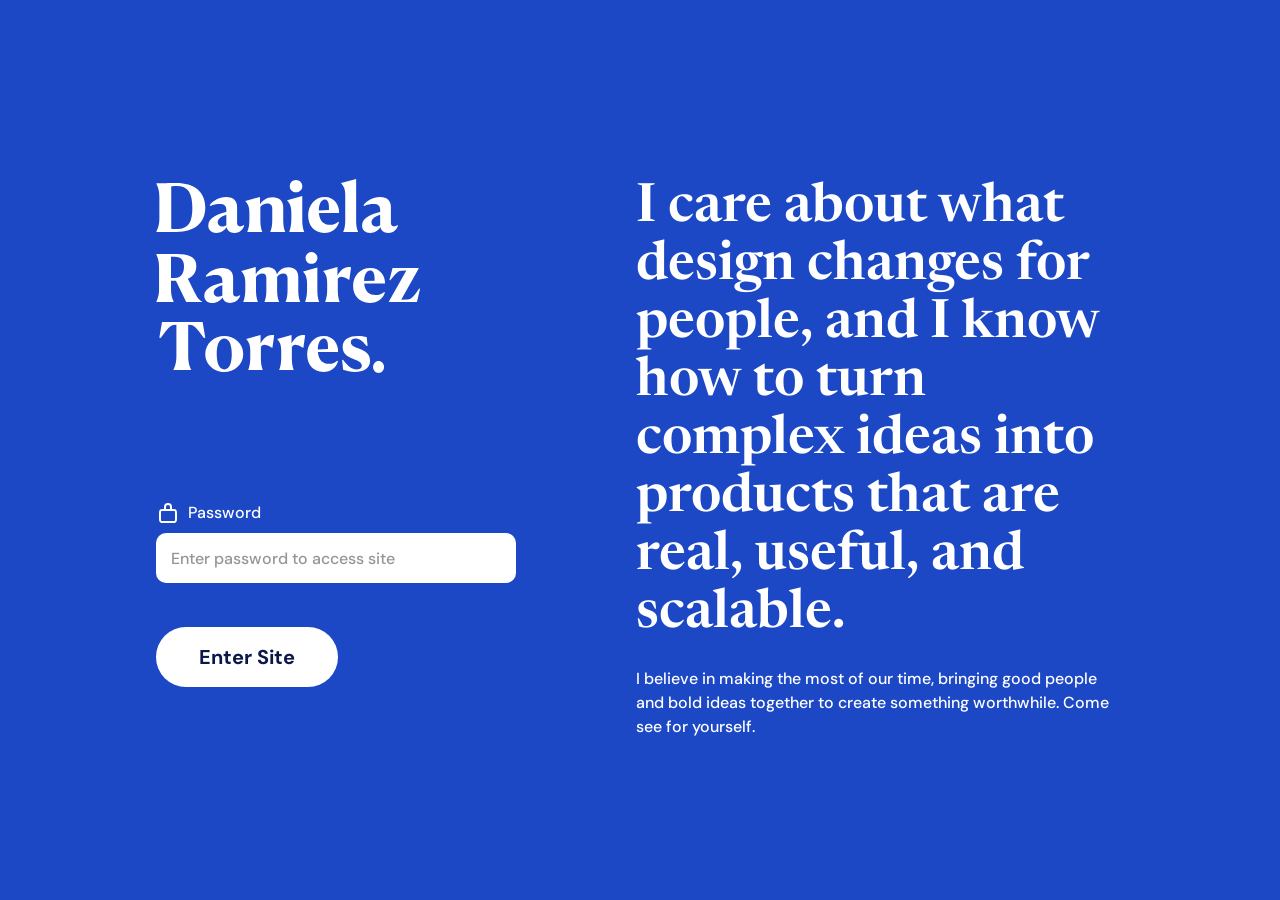
<file: index.html>
<!DOCTYPE html>
<html lang="en">
  <head>
    <meta charset="UTF-8" />
    <script>
      (function () {
        var authed = false;
        try { authed = localStorage.getItem("drmzt-auth") === "1"; } catch (error) {}
        if (!authed) {
          try { authed = sessionStorage.getItem("drmzt-auth") === "1"; } catch (error) {}
        }
        if (authed) return;
        document.documentElement.style.visibility = "hidden";
        location.replace("/password.html");
      })();
    </script>
    <meta name="viewport" content="width=device-width, initial-scale=1.0, viewport-fit=cover" />
    <meta name="theme-color" content="#1C48C6" />
    <title>Daniela Ramirez Torres — Product Designer</title>
    <meta
      name="description"
      content="I'm a product designer with 10+ years of experience shaping product direction, connecting business and human needs, and bringing ideas to life."
    />
    <link rel="icon" href="/Favicon.svg" type="image/svg+xml" />
    <link rel="icon" href="/Favicon.ico" sizes="any" />
    <link rel="apple-touch-icon" href="/apple-touch-icon.png" />
    <link rel="stylesheet" href="css/styles.css?v=20261021c" />
    <link rel="stylesheet" href="css/carousel.css?v=20261025b" />
    <link rel="stylesheet" href="css/home.css?v=20261025f" />
  </head>
  <body class="home">
    <a class="skip-link" href="#main">Skip to content</a>

    <header class="home-nav" id="top">
      <div class="home-nav__bar">
        <a class="home-nav__logo" href="#hero" aria-label="Daniela Ramirez Torres">
          <img src="assets/home/logo-drt.svg" alt="" width="105" height="78" />
        </a>
        <nav class="home-nav__links" aria-label="Primary">
          <a href="#about">About</a>
          <a href="#work">Work</a>
          <a href="https://www.linkedin.com/in/daniela-ramirezt" target="_blank" rel="noopener noreferrer">LinkedIn</a>
          <button type="button" class="home-nav__mail" data-copy-email="hello@danielarmzt.design" aria-label="Copy hello@danielarmzt.design">
            <span class="home-nav__mail-text">
              <span class="home-nav__mail-label">hello@danielarmzt.design</span>
              <span class="home-nav__mail-status" aria-live="polite"></span>
            </span>
            <img src="assets/home/arrow-up-right.svg" alt="" width="24" height="24" />
          </button>
        </nav>
      </div>
    </header>

    <main id="main">
      <section class="home-hero" id="hero">
        <div class="home-hero__inner">
          <h1>
            I care about what design changes for people, and I know how to turn complex ideas into products that are real, useful, and scalable.
          </h1>
          <p>
            I'm a product designer with 10+ years of experience shaping product direction,<br class="home-br" />
            connecting business and human needs, and bringing ideas to life.
          </p>
        </div>
      </section>

      <section class="home-work" id="work">
        <div class="home-work__inner">
          <div class="carousel" data-carousel data-carousel-loop data-carousel-label="projects">
            <div class="home-work__head">
              <h2 class="home-kicker" id="work-heading">Selected work</h2>
              <div class="carousel__nav">
                <button
                  type="button"
                  class="carousel__arrow carousel__arrow--prev"
                  data-carousel-prev
                  aria-label="Previous projects"
                ></button>
                <p class="carousel__count" data-carousel-count aria-hidden="true">1 / 4</p>
                <button
                  type="button"
                  class="carousel__arrow carousel__arrow--next"
                  data-carousel-next
                  aria-label="Next projects"
                ></button>
                <p class="carousel__status" data-carousel-status aria-live="polite"></p>
              </div>
            </div>
            <div
              class="carousel__viewport"
              data-carousel-viewport
              tabindex="0"
              aria-roledescription="carousel"
              aria-labelledby="work-heading"
            >
              <div class="carousel__track" data-carousel-track>
            <article class="home-project carousel__slide">
              <div class="home-project__media home-project__media--agent">
                <img
                  src="assets/home/project-agent.png"
                  alt="Visa agent marketplace interface"
                  width="4096"
                  height="2913"
                />
              </div>
              <p class="home-project__meta">Visa / Product&nbsp;Design · AI</p>
              <h3>Designing Visa’s first enterprise agent marketplace</h3>
              <p class="home-project__text">
                Shaped the product model and MVP for<br class="home-br" />
                an enterprise AI marketplace launched to<br class="home-br" />
                2,000+ employees in two months.
              </p>
              <a class="home-project__link" href="agent-marketplace.html">
                View project
                <img src="assets/home/arrow-up-right-blue.svg" alt="" width="24" height="24" />
              </a>
            </article>

            <article class="home-project carousel__slide">
              <div class="home-project__media home-project__media--phones">
                <div class="home-phone home-phone--sub-a">
                  <img
                    src="assets/home/subscription-year.png"
                    alt="Subscription manager year view on a phone"
                    width="1179"
                    height="3774"
                  />
                </div>
                <div class="home-phone home-phone--sub-b">
                  <img
                    src="assets/home/subscription-detail.png"
                    alt=""
                    width="1179"
                    height="3904"
                  />
                </div>
              </div>
              <p class="home-project__meta">PNC / Product&nbsp;Design · Consumer banking</p>
              <h3>Helping customers take control of recurring spending</h3>
              <p class="home-project__text">
                Designed and tested an experience for viewing, managing, and canceling subscriptions.
              </p>
              <a class="home-project__link" href="subscription-manager.html">
                View project
                <img src="assets/home/arrow-up-right-blue.svg" alt="" width="24" height="24" />
              </a>
            </article>

            <article class="home-project carousel__slide">
              <div class="home-project__media home-project__media--phones">
                <div class="home-phone home-phone--citi-a">
                  <img
                    src="assets/home/citi-monthly.png"
                    alt="Citi mobile banking monthly overview for November"
                    width="1179"
                    height="2556"
                  />
                </div>
                <div class="home-phone home-phone--citi-b">
                  <img
                    src="assets/home/citi-screen.png"
                    alt=""
                    width="1179"
                    height="2556"
                  />
                </div>
              </div>
              <p class="home-project__meta">Citi / Mobile Banking</p>
              <h3>Bringing a new mobile banking experience to life</h3>
              <p class="home-project__text">
                Helped build Citi’s mobile app from the ground up, designing banking features, interactions, and visual experiences.
              </p>
              <a class="home-project__link" href="citi-mobile-banking.html">
                View project
                <img src="assets/home/arrow-up-right-blue.svg" alt="" width="24" height="24" />
              </a>
            </article>

            <article class="home-project carousel__slide">
              <div class="home-project__media home-project__media--phones">
                <div class="home-phone home-phone--loy-a">
                  <img
                    src="assets/home/loyalty-detail.png"
                    alt="Kohl's loyalty reward detail on a phone"
                    width="1125"
                    height="2436"
                  />
                </div>
                <div class="home-phone home-phone--loy-b">
                  <img
                    src="assets/home/loyalty-personalize.png"
                    alt=""
                    width="1125"
                    height="2436"
                  />
                </div>
              </div>
              <p class="home-project__meta">kOHL’S/ Design&nbsp;Strategy · Loyalty</p>
              <h3>Reimagining the in-app loyalty experience</h3>
              <p class="home-project__text">
                Turned a broad engagement brief into a prioritized roadmap and future-state concepts.
              </p>
              <a class="home-project__link" href="loyalty.html">
                View project
                <img src="assets/home/arrow-up-right-blue.svg" alt="" width="24" height="24" />
              </a>
            </article>
              </div>
            </div>
          </div>
        </div>
      </section>

      <section class="home-guides" id="guides">
        <div class="home-guides__inner">
          <h2 class="home-kicker">What guides my work</h2>
          <div class="home-guides__list">
            <article class="home-principle">
              <p class="home-principle__index">/01&nbsp;&nbsp;Find the direction</p>
              <img class="home-principle__rule" src="assets/home/divider-rule.svg" alt="" width="701" height="1" />
              <h3>I turn uncertainty into a clear product direction</h3>
              <p class="home-principle__body">
                I look at the problem, the evidence behind it, the outcome we need, and where the greatest opportunity lies. Then I turn that complexity into a clear plan for what matters most and what should happen next.
              </p>
              <ul class="home-chips">
                <li class="home-chip" style="--chip-w: 140px">User research</li>
                <li class="home-chip" style="--chip-w: 175px">Research synthesis</li>
                <li class="home-chip" style="--chip-w: 164px">Journey mapping</li>
                <li class="home-chip" style="--chip-w: 158px">Product strategy</li>
                <li class="home-chip" style="--chip-w: 180px">Experience strategy</li>
              </ul>
            </article>

            <article class="home-principle">
              <p class="home-principle__index">/02 Shape the product</p>
              <img class="home-principle__rule" src="assets/home/divider-rule.svg" alt="" width="701" height="1" />
              <h3>I design products that evolve as people’s needs change</h3>
              <p class="home-principle__body">
                I design for the need in front of us without trapping the product there. I consider how behaviors, expectations, and the market are changing so the product can grow while staying useful to the people it serves.
              </p>
              <ul class="home-chips">
                <li class="home-chip" style="--chip-w: 171px">Interaction design</li>
                <li class="home-chip" style="--chip-w: 103px">UI design</li>
                <li class="home-chip" style="--chip-w: 119px">Prototyping</li>
                <li class="home-chip" style="--chip-w: 210px">Experience architecture</li>
                <li class="home-chip" style="--chip-w: 150px">Design Systems</li>
              </ul>
            </article>

            <article class="home-principle">
              <p class="home-principle__index">/03 Move decisions forward</p>
              <img class="home-principle__rule" src="assets/home/divider-rule.svg" alt="" width="701" height="1" />
              <h3>I make the case with work that builds conviction</h3>
              <p class="home-principle__body">
                I turn research, iteration, and design decisions into work that makes the opportunity tangible. A resolved product experience and clear rationale help leaders see the value, understand the impact, and make confident investment decisions.
              </p>
              <ul class="home-chips">
                <li class="home-chip" style="--chip-w: 206px">Concept development</li>
                <li class="home-chip" style="--chip-w: 153px">Usability testing</li>
                <li class="home-chip" style="--chip-w: 171px">Design storytelling</li>
                <li class="home-chip" style="--chip-w: 162px">Product validation</li>
                <li class="home-chip" style="--chip-w: 158px">Design leadership</li>
              </ul>
            </article>
          </div>
        </div>
      </section>

      <section class="home-about" id="about">
        <div class="home-about__inner">
          <div class="home-about__copy">
            <p class="home-kicker home-kicker--light">My experience</p>
            <h2>I turn complexity into products that make life work better.</h2>
            <div class="home-about__body">
              <p>
                Over the past 10 years, I’ve designed products, services, and strategies across financial services, healthcare, entertainment, and more recently enterprise AI.
              </p>
              <p>
                Today, I work across payments at Visa, bringing product design, research, and strategy together to shape complex product challenges. Before that, I helped define future mobile banking experiences at Citi. My agency years built the foundation for how I still work today: adapt quickly, learn fast, and stay curious in unfamiliar problem spaces.
              </p>
              <p>
                What comes next is about helping define a new generation of AI-native products that remain deeply human-led. I want to bring together what I’ve learned about people, products, creativity, and rigor to build technology that expands opportunity, improves everyday life, and makes the benefits of AI useful to more people.
              </p>
            </div>
          </div>
          <figure class="home-about__photo">
            <img
              src="assets/home/portrait.png"
              alt="Daniela Ramirez Torres standing beneath purple wisteria"
              width="3024"
              height="4032"
            />
          </figure>
        </div>
      </section>

      <section class="home-path" id="path" aria-labelledby="path-heading">
        <div class="home-path__inner">
          <div class="home-path__intro">
            <h2 class="home-kicker home-kicker--light" id="path-heading">The path so far</h2>
            <p>
              My career has taken me from making things look good to understanding what makes them work. Each role has expanded how I approach design and the problems I can help solve.
            </p>
          </div>
          <div class="home-path__cols">
            <div class="home-path__col">
              <h3>Visa</h3>
              <div class="home-path__role">
                <p class="home-path__years">2024 to PRESENT</p>
                <p class="home-path__title">Design Leader</p>
              </div>
              <div class="home-path__role">
                <p class="home-path__years">2022 to 2024</p>
                <p class="home-path__title">Senior Design Manager</p>
              </div>
              <div class="home-path__role">
                <p class="home-path__years">2021 to 2022</p>
                <p class="home-path__title">Staff UX Designer</p>
              </div>
              <div class="home-path__role">
                <p class="home-path__years">2020 to 2021</p>
                <p class="home-path__title">Senior Experience Designer</p>
              </div>
            </div>
            <div class="home-path__col">
              <h3>Citi</h3>
              <div class="home-path__role">
                <p class="home-path__years">2019 to 2020</p>
                <p class="home-path__title">Senior Product Designer</p>
              </div>
              <div class="home-path__role">
                <p class="home-path__years">2017 to 2018</p>
                <p class="home-path__title">Product Designer</p>
              </div>
            </div>
            <div class="home-path__col">
              <h3>RPM Agency</h3>
              <div class="home-path__role">
                <p class="home-path__years">2017</p>
                <p class="home-path__title">Experience Designer</p>
              </div>
            </div>
            <div class="home-path__col">
              <h3>Rapp Agency</h3>
              <div class="home-path__role">
                <p class="home-path__years">2015 to 2017</p>
                <p class="home-path__title">Designer</p>
              </div>
            </div>
          </div>
        </div>
      </section>
    </main>

    <footer class="home-footer" id="contact">
      <div class="home-footer__main">
        <div class="home-footer__brand">
          <img
            class="home-footer__logo"
            src="assets/Logos/drt-logo-footer.svg"
            alt="Daniela Ramirez Torres."
            width="805"
            height="488"
          />
          <img
            class="home-footer__logo home-footer__logo--mobile"
            src="assets/home/footer-wordmark-mobile.svg"
            alt="Daniela Ramirez Torres."
            width="351"
            height="220"
          />
        </div>
        <nav class="home-footer__col" aria-label="Explore">
          <p class="home-footer__label">Explore</p>
          <a href="#top">Overview</a>
          <a href="#work">Selected work</a>
          <a href="#guides">What guides my work</a>
          <a href="#about">About</a>
        </nav>
        <div class="home-footer__col">
          <p class="home-footer__label">Get in touch</p>
          <a href="https://www.linkedin.com/in/daniela-ramirezt" target="_blank" rel="noopener noreferrer">
            LinkedIn
            <img src="assets/home/arrow-up-right.svg" alt="" width="24" height="24" />
          </a>
          <button type="button" class="home-nav__mail home-footer__mail" data-copy-email="hello@danielarmzt.design" aria-label="Copy hello@danielarmzt.design">
            <span class="home-nav__mail-text">
              <span class="home-nav__mail-label">hello@danielarmzt.design</span>
              <span class="home-nav__mail-status" aria-live="polite"></span>
            </span>
            <img src="assets/home/arrow-up-right.svg" alt="" width="24" height="24" />
          </button>
        </div>
      </div>
      <div class="home-footer__rule">
        <img src="assets/home/divider-footer.svg" alt="" width="1440" height="1" />
      </div>
      <div class="home-footer__base">
        <p>© 2026 | Daniela Ramirez Torres. <br class="home-footer__legal-break" />All rights reserved.</p>
        <p>Designed with intention.</p>
      </div>
    </footer>
    <script>
      (function () {
        document.querySelectorAll("[data-copy-email]").forEach(function (button) {
          var status = button.querySelector(".home-nav__mail-status");
          var address = button.getAttribute("data-copy-email");
          var timer;

          function showCopied() {
            button.classList.add("is-copied");
            if (status) status.textContent = "Copied!";
            window.clearTimeout(timer);
            timer = window.setTimeout(function () {
              button.classList.remove("is-copied");
              if (status) status.textContent = "";
            }, 2000);
          }

          function copyWithFallback() {
            var input = document.createElement("textarea");
            input.value = address;
            input.setAttribute("readonly", "");
            input.style.position = "fixed";
            input.style.top = "0";
            input.style.left = "0";
            input.style.opacity = "0";
            document.body.appendChild(input);
            input.focus();
            input.select();
            input.setSelectionRange(0, address.length);
            var copied = false;
            try {
              copied = document.execCommand("copy");
            } catch (error) {
              copied = false;
            }
            document.body.removeChild(input);
            if (copied) showCopied();
          }

          button.addEventListener("click", function () {
            if (navigator.clipboard && navigator.clipboard.writeText) {
              navigator.clipboard.writeText(address).then(showCopied).catch(copyWithFallback);
              return;
            }
            copyWithFallback();
          });
        });
      })();
    </script>
    <script src="js/carousel.js?v=20261025d"></script>
    <script>
      (function () {
        var meta = document.querySelector('meta[name="theme-color"]');
        var footer = document.querySelector(".home-footer");
        if (!meta || !footer) return;
        function sync() {
          var footerOnScreen = footer.getBoundingClientRect().top < window.innerHeight * 0.65;
          meta.setAttribute("content", footerOnScreen ? "#0B1849" : "#1C48C6");
        }
        sync();
        window.addEventListener("scroll", sync, { passive: true });
        window.addEventListener("resize", sync);
      })();
    </script>
  </body>
</html>
</file>
<file: css/styles.css>
/* =========================================================
   DRT Portfolio — Home / Intro @ 1440
   Mapped from Figma: colors, 12-col grid, Newsreader + DM Sans
   ========================================================= */

@font-face {
  font-family: "Newsreader";
  src: url("../assets/fonts/Newsreader-VariableFont_opsz,wght.ttf") format("truetype");
  font-weight: 200 800;
  font-style: normal;
  font-display: swap;
}

@font-face {
  font-family: "Newsreader";
  src: url("../assets/fonts/Newsreader-Italic-VariableFont_opsz,wght.ttf") format("truetype");
  font-weight: 200 800;
  font-style: italic;
  font-display: swap;
}

@font-face {
  font-family: "DM Sans";
  src: url("../assets/fonts/DMSans-VariableFont_opsz,wght.ttf") format("truetype");
  font-weight: 100 1000;
  font-style: normal;
  font-display: swap;
}

@font-face {
  font-family: "DM Sans";
  src: url("../assets/fonts/DMSans-Italic-VariableFont_opsz,wght.ttf") format("truetype");
  font-weight: 100 1000;
  font-style: italic;
  font-display: swap;
}

@font-face {
  font-family: "Albert Sans";
  src: url("../assets/fonts/AlbertSans-Regular.woff2") format("woff2");
  font-weight: 400;
  font-style: normal;
  font-display: swap;
}

:root {
  /* Exact Figma tokens — Home / Intro / Master / Desktop / 1440 */
  --navy: #0b1849;
  --cream: #f5f4f0;
  --ink: #0b1849;
  --ink-soft: #3c496a;
  --paper: #ffffff;
  --paper-alt: #fafafb;
  --orange: #fd7c2e;
  --coral: #c41e3a;
  --blue: #0068f9;
  --blue-pressed: #004ac1;
  --btn-primary-bg: #ffffff;
  --btn-primary-hover: #d6e6ff;
  --btn-primary-text: #0b1849;
  --visa-bg: #0047ab;
  --pnc-bg: #273239;
  --kohls-bg: #670626;
  --about-bg: #012622;
  --green: #009852;
  --direction: #0b1849;
  --shaping: #0b1849;
  --conviction: #0b1849;
  --about-heading: #ffffff;
  --dot-active: #f2abde;
  --lang-fill: #172452;
  --lang-border: rgba(255, 255, 255, 0.1);
  --lang-hover: #515b7d;
  --secondary: #515b7d;
  --side-nav-indicator: rgba(245, 244, 240, 0.55);
  --side-nav-indicator-active: var(--dot-active);
  --side-nav-label: rgba(245, 244, 240, 0.72);
  --side-nav-label-active: var(--cream);
  --side-nav-scroll-offset: 0px;

  --serif: "Newsreader", "Iowan Old Style", "Palatino Linotype", serif;
  --sans: "DM Sans", "Avenir Next", "Segoe UI", sans-serif;

  /* 12-column system — artboard 1440
     Measured content: x 156–1284 (1128px)
     columns 72px + gutters 24px */
  --page: 1440px;
  --margin: 156px;
  --gutter: 24px;
  --cols: 12;
  --col: 72px;
  --content: calc(var(--page) - (var(--margin) * 2));

  --header-h: 184px;
  --ease: cubic-bezier(0.22, 1, 0.36, 1);
  --section-y: 0;
}

*,
*::before,
*::after {
  box-sizing: border-box;
}

html {
  scroll-behavior: smooth;
  /* Below the footer only: overscroll and the home-indicator band.
     Do not change this to the nav color — that repaints the area
     under “All rights reserved.” The band above the nav is separate. */
  background-color: #0b1849;
}

/* Above the navigation only. background-color stays #0b1849. */
html:has(body.home) {
  background-image: linear-gradient(#1c48c6, #1c48c6);
  background-repeat: no-repeat;
  background-size: 100% 50vh;
  background-position: top center;
}

html:has(body.case-study) {
  background-image: linear-gradient(#f5f4f0, #f5f4f0);
  background-repeat: no-repeat;
  background-size: 100% 50vh;
  background-position: top center;
}

@media (prefers-reduced-motion: reduce) {
  html {
    scroll-behavior: auto;
  }
}

[data-section-panel] {
  scroll-margin-top: var(--side-nav-scroll-offset);
}

/* Nav targets fill at least one viewport so scroll-to never peeks the next panel.
   Contact/footer is excluded — it should stay content-sized. */
#hero,
#agent-marketplace,
#subscriptions,
#loyalty,
#guides,
#about {
  min-height: 100svh;
  min-height: 100dvh;
}

body {
  margin: 0;
  font-family: var(--sans);
  color: var(--ink);
  background: var(--paper);
  line-height: 1.55;
  text-rendering: optimizeLegibility;
  -webkit-font-smoothing: antialiased;
}

img {
  max-width: 100%;
  display: block;
}

a {
  color: inherit;
  text-decoration: none;
}

button {
  font: inherit;
  color: inherit;
  background: none;
  border: 0;
  cursor: pointer;
}

h1,
h2,
h3 {
  font-family: var(--serif);
  font-weight: 600;
  letter-spacing: -0.01em;
  line-height: 1.15;
}

p {
  margin: 0;
}

.skip-link {
  position: absolute;
  left: -999px;
  top: 0;
  background: var(--paper);
  color: var(--navy);
  padding: 0.75rem 1rem;
  z-index: 100;
}

.skip-link:focus {
  left: 1rem;
  top: 1rem;
}

/* ---------- Centered 12-column canvas ---------- */

.shell {
  width: min(100%, var(--page));
  max-width: var(--page);
  margin-inline: auto;
  padding-inline: var(--margin);
  box-sizing: border-box;
}

.grid-12 {
  display: grid;
  grid-template-columns: repeat(var(--cols), minmax(0, 1fr));
  column-gap: var(--gutter);
  width: 100%;
}

@media (max-width: 1200px) {
  :root {
    --margin: clamp(1.5rem, 5vw, 6rem);
  }
}

@media (max-width: 900px) {
  :root {
    --margin: clamp(1.25rem, 5vw, 2rem);
  }
}

/* ---------- Buttons (Figma Component States 22:84) ---------- */

.btn {
  display: inline-flex;
  align-items: center;
  justify-content: center;
  gap: 0.5rem;
  min-height: 60px;
  height: 60px;
  padding: 14px 28px;
  border-radius: 999px;
  border: 0;
  font-family: var(--sans);
  font-size: 20px;
  font-weight: 700;
  line-height: 32px;
  font-variation-settings: "opsz" 14;
  transition: background 0.2s var(--ease), border-color 0.2s var(--ease), color 0.2s var(--ease);
}

/* Primary — Default: white / navy · Hover: #f2f2f2 / navy */
.btn--primary {
  background: var(--btn-primary-bg);
  color: var(--btn-primary-text);
  width: 182px;
}

.btn--primary:hover,
.btn--primary:focus-visible {
  background: var(--btn-primary-hover);
  color: var(--btn-primary-text);
}

.btn--primary:active {
  background: var(--btn-primary-hover);
}

/* Secondary — Default: #515b7d · Hover: #0068f9 */
.btn--secondary {
  background: var(--secondary);
  color: var(--paper);
  border: 2px solid rgba(255, 255, 255, 0.1);
  width: 182px;
}

.btn--secondary:hover,
.btn--secondary:focus-visible {
  background: var(--blue);
  border-color: transparent;
}

.btn--secondary:active {
  background: var(--blue);
}

/* Primary Icon Button — Default: white circle · Hover: #f2f2f2 */
.btn--icon {
  width: 50px;
  height: 50px;
  min-height: 50px;
  padding: 0;
  border-radius: 50%;
  background: var(--btn-primary-bg);
  color: var(--btn-primary-text);
}

.btn--icon:hover,
.btn--icon:focus-visible {
  background: var(--btn-primary-hover);
}

.btn--icon:active {
  background: var(--btn-primary-hover);
}

.btn--icon__icon {
  width: 20px;
  height: 16px;
  display: block;
  flex-shrink: 0;
}

/* ---------- Header ---------- */

.site-header {
  position: absolute;
  top: 0;
  left: 0;
  right: 0;
  z-index: 20;
  color: var(--cream);
}

.site-header .shell {
  display: flex;
  align-items: center;
  justify-content: space-between;
  gap: 1.5rem;
  padding-top: 60px;
  padding-bottom: 46px;
  min-height: var(--header-h);
}

.brand {
  display: inline-flex;
  align-items: flex-start;
  color: inherit;
  line-height: 0;
}

.brand__logo {
  width: 105px;
  height: 78px;
  display: block;
}

.brand__logo--footer {
  width: 804px;
  height: auto;
  max-width: none;
}

.header-meta {
  display: flex;
  align-items: center;
  flex-wrap: nowrap;
  justify-content: flex-end;
  gap: 40px;
  font-size: 0.875rem;
  letter-spacing: 0.1em;
  text-transform: uppercase;
  font-weight: 700;
  line-height: 32px;
}

.meta-link:hover,
.footer__meta a:hover,
.footer__email:hover {
  opacity: 0.75;
}

.meta-location {
  display: inline-flex;
  align-items: center;
  gap: 0.35rem;
}

.meta-location img,
.icon-pin {
  width: 14px;
  height: 14px;
  flex-shrink: 0;
}

.meta-clock,
[data-clock] {
  font-variant-numeric: tabular-nums;
  letter-spacing: 0.04em;
  white-space: nowrap;
  min-width: 5.5rem;
  text-transform: none;
}

.lang-switch {
  position: relative;
}

.lang-switch__btn {
  display: inline-flex;
  align-items: center;
  gap: 0.45rem;
  width: 115px;
  height: 50px;
  justify-content: center;
  border: 2px solid var(--lang-border);
  border-radius: 20px;
  background: var(--lang-fill);
  letter-spacing: 0;
  font-size: 14px;
  font-weight: 700;
  line-height: 32px;
  color: var(--paper);
  transition: background 0.25s var(--ease), border-color 0.25s var(--ease);
}

.lang-switch__btn img {
  width: 16px;
  height: 16px;
}

.lang-switch__btn .chevron {
  width: 10px;
  height: 6px;
}

.lang-switch__btn:hover,
.lang-switch__btn[aria-expanded="true"] {
  background: var(--lang-hover);
  border-color: var(--lang-border);
}

.lang-switch__menu {
  position: absolute;
  top: calc(100% + 0.4rem);
  right: 0;
  margin: 0;
  padding: 0.35rem;
  list-style: none;
  min-width: 100%;
  background: var(--paper);
  color: var(--ink);
  border-radius: 0.75rem;
  box-shadow: 0 12px 40px rgba(4, 24, 63, 0.18);
}

.lang-switch__menu li {
  padding: 0.45rem 0.7rem;
  border-radius: 0.5rem;
  cursor: pointer;
  letter-spacing: 0.08em;
}

.lang-switch__menu li:hover,
.lang-switch__menu li[aria-selected="true"] {
  background: var(--paper-alt);
}

/* ---------- Section dots (hidden in current Figma desktop) ---------- */

/* ---------- Side navigation (desktop) ---------- */
/* Scoped to #side-nav so mobile-nav rules cannot override desktop styling. */

#side-nav.side-nav {
  position: fixed;
  left: max(20px, env(safe-area-inset-left, 0px));
  top: 50%;
  transform: translateY(-50%);
  z-index: 40;
  display: block;
  pointer-events: none;
}

#side-nav .side-nav__list {
  list-style: none;
  margin: 0;
  padding: 0;
  display: flex;
  flex-direction: column;
  gap: 0.45rem;
  pointer-events: auto;
}

#side-nav .side-nav__link {
  position: relative;
  display: flex;
  align-items: center;
  gap: 0.6rem;
  min-height: 1.5rem;
  padding: 0.1rem 0.4rem 0.1rem 0;
  color: var(--side-nav-label);
  outline: none;
}

#side-nav .side-nav__indicator {
  flex: 0 0 auto;
  width: 6px;
  height: 6px;
  border-radius: 50%;
  background: var(--side-nav-indicator);
  /* Size animates; color swaps instantly so contrast never fades through */
  transition:
    width 0.2s var(--ease),
    height 0.2s var(--ease);
}

#side-nav .side-nav__label {
  font-family: var(--sans);
  font-size: 0.8125rem;
  font-weight: 400;
  letter-spacing: 0;
  text-transform: none;
  line-height: 1.2;
  white-space: nowrap;
  /* Instant color on theme change — avoids cream-on-white “pink dots only” */
  transition: font-weight 0.2s var(--ease);
}

#side-nav .side-nav__link.is-active {
  color: var(--side-nav-label-active);
}

#side-nav .side-nav__link.is-active .side-nav__indicator {
  width: 8px;
  height: 8px;
  background: var(--side-nav-indicator-active);
}

#side-nav .side-nav__link.is-active .side-nav__label {
  font-weight: 700;
  color: #ffffff;
}

#side-nav .side-nav__link:hover .side-nav__indicator,
#side-nav .side-nav__link:focus-visible .side-nav__indicator {
  width: 8px;
  height: 8px;
  background: var(--dot-active);
}

#side-nav .side-nav__link:hover .side-nav__label,
#side-nav .side-nav__link:focus-visible .side-nav__label {
  color: var(--dot-active);
  font-weight: 700;
}

#side-nav .side-nav__link.is-active:hover .side-nav__label,
#side-nav .side-nav__link.is-active:focus-visible .side-nav__label {
  color: var(--dot-active);
}

#side-nav .side-nav__link:focus-visible {
  border-radius: 4px;
  box-shadow: 0 0 0 2px var(--dot-active);
}

body.side-nav-theme-dark {
  --side-nav-indicator: rgba(245, 244, 240, 0.5);
  --side-nav-indicator-active: var(--dot-active);
  --side-nav-label: rgba(245, 244, 240, 0.72);
  --side-nav-label-active: #ffffff;
}

body.side-nav-theme-light {
  --side-nav-indicator: rgba(11, 24, 73, 0.35);
  --side-nav-indicator-active: var(--dot-active);
  --side-nav-label: #0b1849;
  --side-nav-label-active: #0b1849;
}

body.side-nav-theme-light #side-nav .side-nav__link.is-active .side-nav__label {
  color: #0b1849;
}

@media (prefers-reduced-motion: reduce) {
  #side-nav .side-nav__indicator,
  #side-nav .side-nav__label {
    transition: none;
  }
}

/* ---------- Mobile section navigation ---------- */

.mobile-nav {
  display: none;
  position: fixed;
  inset: 0;
  z-index: 50;
  pointer-events: none;
}

.mobile-nav__backdrop {
  position: absolute;
  inset: 0;
  border: 0;
  padding: 0;
  margin: 0;
  background: rgba(11, 24, 73, 0.28);
  opacity: 0;
  pointer-events: none;
  transition: opacity 0.3s var(--ease);
}

.mobile-nav__dock {
  position: absolute;
  left: 50%;
  bottom: 0;
  transform: translateX(-50%);
  display: flex;
  flex-direction: column;
  align-items: stretch;
  width: min(17.5rem, calc(100% - 2rem));
  padding-bottom: calc(1rem + env(safe-area-inset-bottom, 0px));
  pointer-events: none;
}

.mobile-nav__panel {
  display: grid;
  grid-template-rows: 0fr;
  opacity: 0;
  transform: translateY(0.5rem);
  transition:
    grid-template-rows 0.35s var(--ease),
    opacity 0.25s var(--ease),
    transform 0.35s var(--ease);
  pointer-events: none;
}

.mobile-nav__panel-inner {
  overflow: hidden;
  min-height: 0;
}

.mobile-nav__list {
  list-style: none;
  display: flex;
  flex-direction: column;
  gap: 0.45rem;
  margin: 0 0 0.5rem;
  padding: 0.85rem 1rem;
  border: 1px solid #626b8a;
  border-radius: 1rem;
  background: rgba(11, 24, 73, 0.88);
  backdrop-filter: blur(16px);
  -webkit-backdrop-filter: blur(16px);
  box-shadow: 0 12px 32px rgba(11, 24, 73, 0.28);
}

.mobile-nav .side-nav__link {
  position: relative;
  display: flex;
  align-items: center;
  gap: 0.6rem;
  min-height: 1.5rem;
  padding: 0.1rem 0.4rem 0.1rem 0;
  color: rgba(245, 244, 240, 0.72);
  outline: none;
  -webkit-tap-highlight-color: transparent;
}

.mobile-nav .side-nav__indicator {
  flex: 0 0 auto;
  width: 6px;
  height: 6px;
  border-radius: 50%;
  background: rgba(245, 244, 240, 0.5);
  transition:
    width 0.25s var(--ease),
    height 0.25s var(--ease),
    background-color 0.25s var(--ease),
    opacity 0.25s var(--ease);
}

.mobile-nav .side-nav__label {
  font-family: var(--sans);
  font-size: 0.8125rem;
  font-weight: 400;
  letter-spacing: 0;
  text-transform: none;
  line-height: 1.2;
  white-space: nowrap;
  transition:
    color 0.25s var(--ease),
    font-weight 0.25s var(--ease);
}

/* Current section — same as desktop default active: pink dot + bold white */
.mobile-nav .side-nav__link.is-active {
  color: #ffffff;
}

.mobile-nav .side-nav__link.is-active .side-nav__indicator {
  width: 8px;
  height: 8px;
  background: var(--dot-active);
}

.mobile-nav .side-nav__link.is-active .side-nav__label {
  font-family: var(--sans);
  font-weight: 700;
  color: #ffffff;
}

/* Pressed — pink dot + bold pink text */
.mobile-nav .side-nav__link:active .side-nav__indicator,
.mobile-nav .side-nav__link.is-active:active .side-nav__indicator {
  width: 8px;
  height: 8px;
  background: var(--dot-active);
}

.mobile-nav .side-nav__link:active .side-nav__label,
.mobile-nav .side-nav__link.is-active:active .side-nav__label {
  font-family: var(--sans);
  font-weight: 700;
  color: var(--dot-active);
}

.mobile-nav__toggle {
  pointer-events: auto;
  align-self: center;
  display: inline-flex;
  align-items: center;
  justify-content: center;
  min-height: 2.75rem;
  padding: 0.7rem 1.35rem;
  border: 1px solid #626b8a;
  border-radius: 999px;
  background: rgba(11, 24, 73, 0.82);
  backdrop-filter: blur(16px);
  -webkit-backdrop-filter: blur(16px);
  box-shadow: 0 8px 24px rgba(11, 24, 73, 0.28);
  color: var(--dot-active);
  font-family: var(--sans);
  font-size: 0.8125rem;
  font-weight: 700;
  letter-spacing: 0;
  line-height: 1.2;
  white-space: nowrap;
  cursor: pointer;
  outline: none;
  transition:
    background 0.25s var(--ease),
    transform 0.25s var(--ease);
}

.mobile-nav__toggle:hover,
.mobile-nav__toggle:focus-visible {
  background: rgba(11, 24, 73, 0.92);
}

.mobile-nav__toggle:focus-visible {
  box-shadow:
    0 0 0 2px var(--dot-active),
    0 8px 24px rgba(11, 24, 73, 0.28);
}

.mobile-nav__current {
  font-family: var(--sans);
  color: inherit;
}

.mobile-nav.is-open {
  pointer-events: auto;
}

.mobile-nav.is-open .mobile-nav__backdrop {
  opacity: 1;
  pointer-events: auto;
}

.mobile-nav.is-open .mobile-nav__panel {
  grid-template-rows: 1fr;
  opacity: 1;
  transform: translateY(0);
  pointer-events: auto;
}

.mobile-nav.is-open .mobile-nav__dock {
  pointer-events: auto;
}

@media (prefers-reduced-motion: reduce) {
  .mobile-nav__backdrop,
  .mobile-nav__panel,
  .mobile-nav__toggle,
  .mobile-nav .side-nav__indicator,
  .mobile-nav .side-nav__label {
    transition: none;
  }
}

/* ---------- Hero — 900px ---------- */

.hero {
  min-height: 900px;
  display: flex;
  align-items: flex-start;
  padding: var(--header-h) 0 200px;
  background: var(--navy);
  color: var(--cream);
}

.hero__inner {
  grid-column: 1 / -1;
  text-align: center;
  padding-top: 124px;
  justify-self: center;
  width: 100%;
  display: flex;
  flex-direction: column;
  align-items: center;
  gap: 24px;
}

.hero__headline {
  margin: 0;
  font-size: 68px;
  font-weight: 600;
  line-height: 78px;
  color: var(--cream);
  text-align: center;
  max-width: 1128px;
}

.hero__line {
  display: block;
}

@media (min-width: 1100px) {
  .hero__line {
    white-space: nowrap;
  }
}

.hero__lede {
  max-width: 1128px;
  margin: 0;
  font-size: 22px;
  font-weight: 500;
  line-height: 28px;
  color: var(--cream);
  text-align: center;
  font-variation-settings: "opsz" 14;
}

.hero__mobile,
.hero__lede-mobile,
.hero__lede-tablet {
  display: none;
}

.accent-green { color: var(--green); }
.accent-orange { color: var(--orange); }
.accent-coral { color: var(--coral); }
.accent-blue { color: var(--blue); }

/* Hero headline accents — desktop, tablet, and mobile share these spans. */
.hero .accent-coral { color: #f7525b; }
.hero .accent-blue { color: #4f8aff; }

/* ---------- Work — 900px brand-colored projects ---------- */

.work {
  background: var(--paper);
  padding: 0;
}

.project {
  min-height: 900px;
  display: flex;
  align-items: stretch;
  overflow: clip;
  color: var(--paper);
}

.project--visa {
  background: var(--visa-bg);
  /* Shared top inset so all project images start on the same vertical line */
  padding: 63px 0;
}

.project--pnc {
  background: var(--pnc-bg);
  padding: 63px 0;
}

.project--kohls {
  background: var(--kohls-bg);
  padding: 63px 0;
}

.project__layout {
  display: flex;
  gap: 120px;
  align-items: flex-start;
  width: 100%;
}

.project__copy {
  flex: 1 1 0;
  min-width: 0;
  display: flex;
  flex-direction: column;
  align-items: flex-start;
  gap: 40px;
}

.project--visa .project__copy {
  flex: 0 1 552px;
  width: 552px;
  max-width: 552px;
  padding-top: 84px;
  padding-bottom: 98px;
}

.project--pnc .project__copy {
  padding-top: 137px;
  padding-bottom: 147px;
}

.project--kohls .project__copy {
  padding-top: 106px;
  padding-bottom: 122px;
}

.project__media {
  flex: 0 0 360px;
  width: 360px;
  display: flex;
  align-items: flex-start;
  justify-content: flex-start;
  min-height: 0;
}

.project--visa .project__media--bleed {
  /* Grow to the viewport’s right edge; image stays full-width and left-aligned */
  flex: 1 1 0;
  min-width: 0;
  width: auto;
  margin-right: calc(50% - 50vw);
  overflow: hidden;
}

.project__logo {
  height: auto;
  width: 105px;
  margin: 0;
  object-fit: contain;
  object-position: left center;
}

.project__logo--pnc {
  width: 128px;
  height: 38px;
}

.project__logo--kohls {
  width: 159px;
  height: 24px;
}

.project h2 {
  margin: 0;
  font-size: 44px;
  font-weight: 600;
  color: var(--paper);
  max-width: none;
  line-height: 48px;
}

.project__body {
  display: flex;
  flex-direction: column;
  gap: 24px;
  margin: 0;
  width: 100%;
}

.project p {
  color: var(--paper);
  max-width: none;
  margin: 0;
  font-size: 20px;
  line-height: 26px;
}

.project__tags {
  font-size: 20px !important;
  font-weight: 700;
  color: var(--paper) !important;
  margin: 0 !important;
  line-height: 26px !important;
}

.mockup {
  position: relative;
  overflow: hidden;
  background: transparent;
}

.mockup img {
  width: 100%;
  height: auto;
  object-fit: contain;
  display: block;
}

.mockup--phone {
  width: 360px;
  max-width: 360px;
  margin: 0;
  border-radius: 30px;
}

.mockup--phone img {
  width: 100%;
  height: auto;
  max-height: 774px;
  object-fit: cover;
  object-position: top center;
  border-radius: 30px;
}

.project--pnc .mockup--phone {
  height: 774px;
}

.project--pnc .mockup--phone img {
  height: 100%;
  max-height: none;
  object-fit: cover;
  object-position: top center;
}

.mockup--phone.mockup--crop {
  border-radius: 30px;
  box-shadow: none;
  height: 735px;
}

.mockup--phone.mockup--crop img {
  border-radius: 30px;
  height: 100%;
  max-height: none;
  object-fit: cover;
  object-position: top center;
}

.mockup--desktop {
  width: 100%;
  max-width: 939px;
  border-radius: 20px;
  border: 1px solid #ebebeb;
  box-shadow: none;
}

.mockup--desktop img {
  border-radius: 20px;
}

.project--visa .mockup--bleed {
  /* Full design width — viewport clips the right edge; wider screens reveal more */
  flex: 0 0 auto;
  width: 939px;
  min-width: 939px;
  max-width: none;
  height: auto;
  border-radius: 20px;
  border: 1px solid #ebebeb;
  box-shadow: none;
}

.project--visa .mockup--bleed img {
  border-radius: 20px;
  width: 939px;
  max-width: none;
  height: auto;
  object-fit: contain;
  object-position: left top;
}

/* ---------- Guides ---------- */
/* Figma Section / How I Work 01: pt 200, gap 90 to principle row, pb 268 */

.guides {
  padding: 200px 0 0;
  background: var(--paper);
}

.guides__heading {
  margin: 0 0 90px;
  font-size: 44px;
  line-height: 48px;
  font-weight: 600;
  color: var(--navy);
  text-align: left;
  max-width: 744px;
}

/* ---------- Principles ---------- */

.principle {
  min-height: 900px;
  display: flex;
  align-items: flex-start;
  padding: 246px 0 268px;
  background: var(--paper);
  color: var(--navy);
}

.principle--direction {
  min-height: 0;
  padding-top: 0;
  padding-bottom: 268px;
}

.principle--shaping {
  padding-top: 246px;
  padding-bottom: 268px;
}

.principle--conviction {
  padding-top: 246px;
  padding-bottom: 242px;
}

.principle--alt {
  background: var(--paper-alt);
}

.principle__row {
  display: flex;
  gap: 216px;
  align-items: flex-start;
  width: 100%;
}

.principle__main {
  flex: 1 1 0;
  min-width: 0;
  display: flex;
  flex-direction: column;
  gap: 40px;
}

.principle__heading-group {
  display: flex;
  flex-direction: column;
  gap: 24px;
}

.principle__label {
  display: flex;
  flex-direction: column;
  align-items: flex-start;
  gap: 22px;
  margin: 0;
}

.principle__icon {
  width: 100px;
  height: 100px;
  object-fit: cover;
  display: block;
}

.principle__icon--mariposa {
  width: 98px;
  height: 77px;
  object-fit: cover;
  object-position: center top;
}

.principle__eyebrow {
  margin: 0;
  color: var(--navy);
  font-size: 24px;
  font-weight: 400;
  line-height: 26px;
  white-space: nowrap;
}

.principle h2 {
  margin: 0;
  font-size: 44px;
  font-weight: 600;
  max-width: 457px;
  line-height: 48px;
  color: var(--navy);
}

.principle--shaping h2 {
  max-width: 552px;
}

.principle__main > p:last-child {
  max-width: none;
  margin: 0;
  color: var(--navy);
  font-size: 20px;
  line-height: 26px;
}

.principle__skills {
  flex: 0 0 360px;
  width: 360px;
  display: flex;
  flex-direction: column;
  gap: 15px;
  padding-top: 80px;
}

.principle--shaping .principle__skills {
  padding-top: 57px;
}

.principle--conviction .principle__skills {
  padding-top: 78px;
}

.principle__skills h3 {
  margin: 0;
  padding-top: 31px;
  font-size: 40px;
  font-weight: 600;
  line-height: 46px;
  color: var(--navy);
  white-space: nowrap;
}

.principle__skills ol {
  list-style: none;
  margin: 0;
  padding: 0;
  display: grid;
  gap: 8px;
}

.principle__skills li {
  display: flex;
  gap: 12px;
  color: var(--navy);
  font-size: 20px;
  line-height: 46px;
  align-items: flex-start;
}

.principle__skills li span {
  font-family: var(--sans);
  font-weight: 900;
  font-size: 24px;
  color: var(--navy);
  min-width: 43px;
  width: 43px;
  line-height: 46px;
  flex-shrink: 0;
}

/* ---------- Career ---------- */

.career {
  padding: 6rem 0 4rem;
  background: var(--paper);
}

.career__intro {
  grid-column: 2 / span 6;
}

.career__intro h2 {
  margin: 0 0 1.25rem;
  max-width: 16ch;
  font-size: clamp(2rem, 3.8vw, 2.75rem);
  color: var(--navy);
}

.career__intro p {
  max-width: 38ch;
  font-size: 1.25rem;
  color: var(--ink);
  line-height: 1.4;
}

.timeline {
  position: relative;
  grid-column: 2 / span 10;
  padding: 4rem 0 2rem;
  min-height: 48rem;
}

.timeline__vine {
  position: absolute;
  left: 50%;
  top: 0;
  transform: translateX(-50%);
  width: min(280px, 36vw);
  height: 100%;
  object-fit: contain;
  object-position: top center;
  pointer-events: none;
  z-index: 0;
}

.timeline__list {
  list-style: none;
  margin: 0;
  padding: 0;
  display: grid;
  gap: clamp(2.75rem, 5vw, 4.25rem);
  position: relative;
  z-index: 1;
}

.timeline__item {
  width: calc(50% - 4rem);
}

.timeline__item--left {
  margin-right: auto;
  text-align: left;
}

.timeline__item--right {
  margin-left: auto;
  text-align: left;
}

.timeline__meta,
.timeline__dates {
  margin: 0;
  font-size: 1.05rem;
  letter-spacing: 0.08em;
  text-transform: uppercase;
  color: var(--ink-soft);
  font-weight: 500;
}

.timeline__dates {
  margin-bottom: 0.35rem;
}

.timeline__item h3 {
  margin: 0;
  font-size: clamp(1.35rem, 2.2vw, 2rem);
  color: var(--navy);
}

/* ---------- About ---------- */

.about {
  padding: 200px 0;
  background: var(--about-bg);
  color: var(--paper);
  min-height: 1032px;
}

.about__layout {
  display: flex;
  gap: 120px;
  align-items: flex-start;
  width: 100%;
}

.about__copy {
  flex: 1 1 0;
  min-width: 0;
  display: flex;
  flex-direction: column;
  gap: 46px;
  align-items: flex-start;
}

.about__copy h2 {
  margin: 0;
  font-size: 44px;
  font-weight: 600;
  line-height: 48px;
  color: var(--about-heading);
  max-width: 548px;
}

.about__body {
  display: flex;
  flex-direction: column;
  gap: 26px;
  width: 100%;
}

.about__copy p {
  color: var(--paper);
  font-size: 20px;
  line-height: 26px;
  max-width: none;
  margin: 0;
}

.about__photo {
  flex: 0 0 456px;
  width: 456px;
  margin: 0;
}

.about__photo img {
  width: 456px;
  height: 560px;
  max-width: 456px;
  aspect-ratio: 456 / 560;
  object-fit: cover;
  border-radius: 30px;
}

/* ---------- Footer ---------- */

.site-footer {
  background: var(--about-bg);
  color: var(--paper);
  padding: 0;
  overflow: hidden;
  height: 471px;
}

.footer__layout {
  display: flex;
  gap: 120px;
  align-items: center;
  width: min(100%, var(--page));
  max-width: var(--page);
  margin-inline: auto;
  min-height: 471px;
}

.brand--footer-logo {
  flex: 0 0 804px;
  width: 804px;
  height: 471px;
  margin: 0;
  overflow: visible;
}

.brand--footer-logo .brand__logo--footer {
  width: 804px;
  max-width: none;
  height: 471px;
  display: block;
  object-fit: contain;
  object-position: left center;
}

.footer__legal {
  margin: 0;
  font-size: 20px;
  line-height: 26px;
  opacity: 1;
}

.footer__legal-break {
  display: none;
}

.footer__contact {
  flex: 1 1 0;
  min-width: 0;
  display: flex;
  flex-direction: column;
  justify-content: center;
  gap: 17px;
  text-align: left;
  padding-right: var(--margin);
  height: 180px;
}

.footer__cta {
  margin: 0;
  font-family: var(--serif);
  font-size: 44px;
  font-weight: 600;
  color: var(--paper);
  line-height: 48px;
}

.footer__email {
  font-size: 24px;
  font-weight: 900;
  color: var(--paper);
  line-height: 46px;
}

/* ---------- Motion ---------- */

@media (prefers-reduced-motion: no-preference) {
  .hero__headline,
  .hero__lede,
  .project,
  .principle,
  .about {
    animation: rise 0.9s var(--ease) both;
  }
}

@keyframes rise {
  from {
    opacity: 0;
    transform: translateY(18px);
  }
  to {
    opacity: 1;
    transform: translateY(0);
  }
}

/* ---------- Responsive / tablet ---------- */
/* Home / Intro / Tablet / 834 — Figma 876:66
   Range: 721–1100 (mobile owns ≤720; desktop owns ≥1101) */

@media (max-width: 1100px) {
  /* Dot-only on the desktop side-nav; mobile sheet keeps full labels */
  #side-nav .side-nav__label {
    position: absolute;
    width: 1px;
    height: 1px;
    padding: 0;
    margin: -1px;
    overflow: hidden;
    clip: rect(0, 0, 0, 0);
    white-space: nowrap;
    border: 0;
  }

  #side-nav .side-nav__link {
    justify-content: center;
    min-width: 1.5rem;
    padding-inline: 0.35rem;
  }
}

@media (max-width: 1100px) and (min-width: 721px) {
  :root {
    --page: 834px;
    --margin: 40px;
    --header-h: 184px;
  }

  .shell {
    width: 100%;
    max-width: none;
    padding-inline: 40px;
  }

  .grid-12 {
    display: block;
  }

  /* —— Header —— */
  .site-header .shell {
    padding-top: 60px;
    padding-bottom: 46px;
    min-height: var(--header-h);
  }

  .brand__logo {
    width: 105px;
    height: 78px;
  }

  .header-meta {
    gap: 40px;
    font-size: 14px;
    letter-spacing: 1.4px;
    font-weight: 700;
    line-height: 32px;
  }

  .btn--icon {
    width: 50px;
    height: 50px;
    min-height: 50px;
  }

  .btn--primary {
    width: 182px;
    min-height: 60px;
    height: 60px;
    padding: 14px 28px;
    font-size: 20px;
    line-height: 32px;
  }

  /* —— Hero —— */
  .hero {
    min-height: 900px;
    align-items: flex-start;
    padding: var(--header-h) 0 200px;
  }

  .hero__inner {
    padding-top: 124px;
    gap: 24px;
    text-align: center;
    width: 100%;
  }

  .hero__headline {
    margin: 0;
    font-size: 68px;
    line-height: 78px;
    font-weight: 600;
    max-width: none;
  }

  .hero__lede-desktop,
  .hero__lede-mobile {
    display: none;
  }

  .hero__lede-tablet {
    display: block;
  }

  .hero__lede {
    max-width: none;
    margin: 0;
    font-size: 22px;
    line-height: 28px;
    font-weight: 500;
    font-variation-settings: "opsz" 14;
  }

  /* —— Projects —— */
  .project,
  .project--visa,
  .project--pnc,
  .project--kohls {
    min-height: 900px;
    align-items: flex-start;
  }

  .project--visa {
    padding: 116px 0;
    height: auto;
  }

  .project--pnc,
  .project--kohls {
    padding: 130px 0;
  }

  .project__layout {
    display: flex;
    flex-direction: row;
    align-items: flex-start;
    gap: 64px;
    width: 100%;
  }

  .project__copy {
    flex: 1 1 0;
    min-width: 0;
    display: flex;
    flex-direction: column;
    align-items: flex-start;
    gap: 40px;
  }

  .project h2 {
    margin: 0;
    font-size: 44px;
    line-height: 48px;
    max-width: none;
  }

  .project__body {
    gap: 24px;
    margin: 0;
    width: 100%;
  }

  .project p {
    max-width: none;
    margin: 0;
    font-size: 20px;
    line-height: 26px;
  }

  .project__tags {
    font-size: 20px !important;
    font-weight: 700;
    line-height: 26px !important;
    margin: 0 !important;
  }

  .project__media {
    flex: 0 0 360px;
    width: 360px;
    margin: 0;
    justify-content: flex-start;
  }

  /* Visa — stacked, contained media (no desktop bleed) */
  .project--visa .project__layout {
    flex-direction: column;
    gap: 56px;
  }

  .project--visa .project__copy {
    flex: none;
    width: 100%;
    max-width: none;
    padding-top: 0;
    padding-bottom: 0;
  }

  .project--visa .project__media--bleed {
    flex: none;
    width: 100%;
    margin-right: 0;
    overflow: visible;
  }

  .project--visa .mockup--desktop,
  .project--visa .mockup--bleed,
  .mockup--desktop,
  .mockup--bleed {
    flex: none;
    min-width: 0;
    max-width: none;
    width: 100%;
    height: auto;
    border-radius: 16px;
    border: 0.8px solid #ebebeb;
    box-shadow: none;
    overflow: hidden;
  }

  .project--visa .mockup--bleed img,
  .mockup--desktop img,
  .mockup--bleed img {
    width: 100%;
    max-width: none;
    min-width: 0;
    height: auto;
    border-radius: 16px;
    object-fit: cover;
    object-position: left top;
  }

  /* PNC — side-by-side */
  .project--pnc .project__copy {
    padding-top: 30px;
    padding-bottom: 108px;
  }

  .project--pnc .project__media {
    padding-top: 31px;
  }

  .mockup--phone,
  .project--pnc .mockup--phone {
    width: 360px;
    max-width: 360px;
    height: 774px;
    margin: 0;
    border-radius: 30px;
  }

  .mockup--phone img,
  .project--pnc .mockup--phone img {
    width: 100%;
    height: 100%;
    max-height: none;
    border-radius: 30px;
    object-fit: cover;
    object-position: top center;
  }

  /* Kohl’s — side-by-side */
  .project--kohls .project__copy {
    padding-top: 0;
    padding-bottom: 122px;
  }

  .mockup--phone.mockup--crop,
  .project--kohls .mockup--phone.mockup--crop {
    width: 360px;
    height: 740px;
    border-radius: 30px;
  }

  .mockup--phone.mockup--crop img,
  .project--kohls .mockup--phone.mockup--crop img {
    border-radius: 30px;
    height: 100%;
    object-fit: cover;
    object-position: top center;
  }

  /* —— Guides + principles —— */
  .guides {
    padding: 130px 0 0;
    background: var(--paper);
  }

  .guides__heading {
    margin: 0 0 20px;
    font-size: 44px;
    line-height: 48px;
    text-align: center;
    max-width: none;
  }

  .principle,
  .principle--shaping,
  .principle--conviction {
    min-height: 900px;
    align-items: flex-start;
  }

  .principle--direction {
    min-height: 0;
    padding-top: 0;
    padding-bottom: 254px;
  }

  .principle--shaping {
    padding: 130px 0 150px;
  }

  .principle--conviction {
    padding: 130px 0;
  }

  .principle__row {
    display: flex;
    flex-direction: row;
    gap: 64px;
    align-items: flex-start;
    width: 100%;
  }

  .principle__main {
    flex: 1 1 0;
    min-width: 0;
    display: flex;
    flex-direction: column;
    gap: 40px;
  }

  .principle__heading-group {
    gap: 24px;
  }

  .principle__label {
    display: flex;
    flex-direction: column;
    gap: 22px;
    margin: 0;
  }

  .principle__icon {
    width: 100px;
    height: 100px;
  }

  .principle__icon--mariposa {
    width: 98px;
    height: 77px;
    object-fit: cover;
    object-position: center top;
  }

  .principle__eyebrow {
    margin: 0;
    font-size: 24px;
    line-height: 26px;
    white-space: nowrap;
  }

  .principle h2 {
    margin: 0;
    font-size: 44px;
    line-height: 48px;
    max-width: 457px;
  }

  .principle--shaping h2 {
    max-width: 552px;
  }

  .principle__main > p:last-child {
    max-width: none;
    margin: 0;
    font-size: 20px;
    line-height: 26px;
  }

  .principle__skills {
    flex: 0 0 360px;
    width: 360px;
    padding-top: 80px;
    gap: 15px;
  }

  .principle--shaping .principle__skills {
    padding-top: 57px;
  }

  .principle--conviction .principle__skills {
    padding-top: 78px;
  }

  .principle__skills h3 {
    font-size: 40px;
    line-height: 46px;
    padding-top: 31px;
    white-space: nowrap;
  }

  .principle__skills ol {
    gap: 8px;
  }

  .principle__skills li {
    gap: 12px;
    font-size: 20px;
    line-height: 46px;
    align-items: center;
  }

  .principle__skills li span {
    font-weight: 900;
    font-size: 24px;
    min-width: 48px;
    width: 48px;
    line-height: 46px;
  }

  /* —— About —— */
  .about {
    padding: 130px 0;
    min-height: 1032px;
  }

  .about__layout {
    display: flex;
    flex-direction: row;
    align-items: flex-start;
    gap: 40px;
    width: 100%;
  }

  .about__copy {
    flex: 1 1 0;
    min-width: 0;
    gap: 46px;
  }

  .about__copy h2 {
    margin: 0;
    font-size: 44px;
    line-height: 48px;
    max-width: 548px;
  }

  .about__body {
    gap: 26px;
  }

  .about__copy p {
    font-size: 20px;
    line-height: 26px;
    max-width: none;
  }

  .about__photo {
    flex: 0 0 300px;
    width: 300px;
    margin: 0;
  }

  .about__photo img {
    width: 300px;
    height: 368.421px;
    max-width: 300px;
    aspect-ratio: 300 / 368.421;
    object-fit: cover;
    border-radius: 19.737px;
  }

  /* —— Footer — contact above logo —— */
  .site-footer {
    padding: 56px 0 64px;
    height: auto;
  }

  .footer__layout {
    display: flex;
    flex-direction: column;
    align-items: center;
    gap: 56px;
    min-height: 0;
    width: 100%;
    max-width: none;
    padding-inline: 40px;
    box-sizing: border-box;
  }

  .footer__contact {
    order: 1;
    flex: none;
    align-self: stretch;
    align-items: flex-start;
    text-align: left;
    padding-inline: 0;
    gap: 17px;
    height: auto;
    width: 100%;
  }

  .brand--footer-logo {
    order: 2;
    align-self: center;
    margin: 0;
    width: 100%;
    max-width: 754px;
    flex: none;
    height: auto;
  }

  .brand--footer-logo .brand__logo--footer {
    width: 100%;
    max-width: 754px;
    height: auto;
    aspect-ratio: 754 / 441.709;
    display: block;
    object-fit: contain;
    object-position: center center;
  }

  .footer__cta {
    font-size: 44px;
    line-height: 48px;
  }

  .footer__email {
    font-size: 24px;
    font-weight: 900;
    line-height: 46px;
  }

  .footer__legal {
    font-size: 20px;
    line-height: 26px;
  }

  .footer__legal-break {
    display: block;
  }
}

@media (max-width: 720px) {
  #side-nav.side-nav {
    display: none;
  }

  .mobile-nav {
    display: block;
  }
}

/* ---------- Mobile / 390 — Figma Home / Intro / Mobile / 390 ---------- */

@media (max-width: 720px) {
  :root {
    --margin: 24px;
    --page: 390px;
  }

  .shell {
    width: 100%;
    max-width: none;
    padding-inline: 24px;
  }

  .grid-12 {
    display: block;
  }

  /* —— Header (nav: px 24, py 28; logo 88×65.37) —— */
  .site-header {
    position: absolute;
    top: 0;
    left: 0;
    right: 0;
    background: transparent;
    padding-bottom: 0;
  }

  .site-header .shell {
    align-items: center;
    padding-top: 28px;
    padding-bottom: 28px;
    min-height: 0;
  }

  .brand__logo {
    width: 88px;
    height: 65.371px;
  }

  .header-meta {
    gap: 20px;
    font-size: 12px;
    letter-spacing: 1.2px;
    font-weight: 700;
    line-height: normal;
    text-transform: uppercase;
  }

  .btn--icon {
    width: 44px;
    height: 44px;
    min-height: 44px;
  }

  /* Figma Mail icon sits in a 24×24 frame; keep 20×16 envelope aspect (no square squash) */
  .btn--icon__icon {
    width: 20px;
    height: 16px;
  }

  .btn--primary {
    min-height: 56px;
    height: 56px;
    width: auto;
    min-width: 0;
    padding: 14px 28px;
    font-size: 18px;
    font-weight: 700;
    line-height: 28px;
  }

  /* —— Hero (spacing reduced ~20% from Figma 844 / pt 72 / pb 88 / gap 32) —— */
  .hero {
    min-height: 675px;
    align-items: flex-start;
    padding: 0;
  }

  .hero__inner {
    padding-top: calc(28px + 65.371px + 28px + 58px);
    padding-bottom: 70px;
    text-align: center;
    gap: 26px;
  }

  .hero__headline {
    margin: 0;
    font-size: 40px;
    line-height: 45px;
    font-weight: 600;
    max-width: none;
  }

  .hero__desktop,
  .hero__lede-desktop,
  .hero__lede-tablet {
    display: none;
  }

  .hero__mobile,
  .hero__lede-mobile {
    display: block;
  }

  .hero__lede {
    max-width: none;
    margin: 0;
    font-size: 18px;
    line-height: 26px;
    font-weight: 500;
    opacity: 1;
    font-variation-settings: "opsz" 14;
  }

  /* —— Projects (Figma 758:112 Visa — py 72, gap 40) —— */
  .project,
  .project--visa,
  .project--pnc,
  .project--kohls {
    min-height: 0;
    align-items: flex-start;
    padding: 72px 0;
    overflow: visible;
  }

  .project__layout {
    display: flex;
    flex-direction: column;
    align-items: flex-start;
    gap: 40px;
  }

  .project__copy,
  .project--visa .project__copy {
    display: flex;
    flex-direction: column;
    align-items: flex-start;
    gap: 24px;
    flex: none;
    width: 100%;
    max-width: none;
    padding-top: 0 !important;
    padding-bottom: 0 !important;
  }

  .project__logo {
    height: 33.98px;
    width: 105px;
    margin: 0;
  }

  .project__logo--pnc {
    width: 128px;
    height: 38px;
  }

  .project__logo--kohls {
    width: 159px;
    height: 24px;
  }

  .project h2 {
    margin: 0;
    font-size: 34px;
    line-height: 38px;
    max-width: none;
  }

  .project__body {
    gap: 24px;
    margin: 0;
    width: 100%;
  }

  .project p {
    max-width: none;
    margin: 0;
    font-size: 18px;
    line-height: 26px;
  }

  .project__tags {
    font-size: 18px !important;
    font-weight: 700;
    line-height: 26px !important;
    margin: 0 !important;
  }

  .project__copy .btn {
    margin-top: 0;
  }

  .project__media,
  .project--visa .project__media--bleed {
    width: 100%;
    flex: none;
    margin: 0;
    justify-content: center;
  }

  /* Visa desktop mock — 342×243.3, radius 12 */
  .project--visa .mockup--desktop,
  .project--visa .mockup--bleed,
  .mockup--desktop,
  .mockup--bleed {
    flex: none;
    min-width: 0;
    max-width: none;
    width: 100%;
    height: 243.3px;
    border-radius: 12px;
    border: 1px solid #ebebeb;
    box-shadow: none;
    overflow: hidden;
  }

  .project--visa .mockup--bleed img,
  .mockup--desktop img,
  .mockup--bleed img {
    width: 100%;
    max-width: none;
    min-width: 0;
    height: 100%;
    max-height: none;
    border-radius: 12px;
    object-fit: cover;
    object-position: left top;
  }

  /* PNC phone — 288×619.2, centered, radius 24 */
  .mockup--phone,
  .project--pnc .mockup--phone {
    max-width: none;
    width: 288px;
    height: 619.2px;
    margin: 0 auto;
    border-radius: 24px;
    border: 0;
    overflow: hidden;
  }

  .mockup--phone img,
  .project--pnc .mockup--phone img {
    width: 100%;
    height: 100%;
    max-height: none;
    border-radius: 24px;
    object-fit: cover;
    object-position: top center;
  }

  /* Kohl’s phone — 288×592, centered, radius 24 */
  .mockup--phone.mockup--crop,
  .project--kohls .mockup--phone.mockup--crop {
    border: 0;
    border-radius: 24px;
    width: 288px;
    height: 592px;
  }

  .mockup--phone.mockup--crop img,
  .project--kohls .mockup--phone.mockup--crop img {
    border-radius: 24px;
    object-fit: cover;
    object-position: top center;
  }

  /* —— Guides + principles —— */
  .guides {
    padding: 72px 0 0;
    background: var(--paper);
  }

  .guides__heading {
    margin: 0 0 56px;
    font-size: 34px;
    line-height: 38px;
    text-align: left;
    max-width: none;
  }

  .principle,
  .principle--shaping,
  .principle--conviction {
    min-height: 0;
    align-items: flex-start;
    padding: 72px 0;
  }

  .principle--direction {
    padding-top: 0;
    padding-bottom: 72px;
  }

  .principle__row {
    display: flex;
    flex-direction: column;
    gap: 32px;
  }

  .principle__main {
    display: flex;
    flex-direction: column;
    gap: 24px;
  }

  .principle__heading-group {
    gap: 24px;
  }

  .principle__label {
    display: flex;
    flex-direction: column;
    gap: 24px;
    margin: 0;
  }

  .principle--shaping .principle__label,
  .principle--conviction .principle__label {
    gap: 16px;
  }

  .principle__icon {
    width: 80px;
    height: 80px;
  }

  .principle__icon--mariposa {
    width: 80px;
    height: 80px;
    object-fit: cover;
    object-position: center;
  }

  .principle__eyebrow {
    margin: 0;
    font-size: 18px;
    line-height: 26px;
    white-space: normal;
  }

  .principle h2 {
    margin: 0;
    font-size: 34px;
    line-height: 38px;
    max-width: none;
  }

  .principle__main > p:last-child {
    max-width: none;
    margin: 0;
    font-size: 18px;
    line-height: 25px;
  }

  .principle__skills {
    width: 100%;
    flex: none;
    padding-top: 0 !important;
    gap: 16px;
  }

  .principle__skills h3 {
    font-size: 28px;
    line-height: 34px;
    padding-top: 0;
    white-space: normal;
  }

  .principle__skills ol {
    gap: 8px;
  }

  .principle__skills li {
    gap: 12px;
    font-size: 18px;
    line-height: 32px;
    align-items: center;
  }

  .principle__skills li span {
    font-weight: 900;
    font-size: 18px;
    min-width: 34px;
    width: 34px;
    line-height: 32px;
  }

  /* —— About (pt 72, gap 32; portrait centered to mobile content width) —— */
  .about {
    padding: 72px 0 17px;
    min-height: 0;
  }

  .about .shell {
    padding-inline: 24px;
  }

  .about__layout {
    display: flex;
    flex-direction: column;
    align-items: center;
    gap: 32px;
  }

  .about__copy {
    gap: 32px;
    width: 100%;
    align-self: stretch;
  }

  .about__body {
    gap: 26px;
  }

  .about__copy h2 {
    margin: 0;
    font-size: 34px;
    line-height: 38px;
    max-width: none;
  }

  .about__copy p {
    font-size: 18px;
    line-height: 26px;
    max-width: none;
  }

  .about__photo {
    width: 100%;
    max-width: none;
    flex: none;
    align-self: center;
    margin-inline: auto;
  }

  .about__photo img {
    display: block;
    max-width: none;
    width: 100%;
    height: 420px;
    aspect-ratio: auto;
    object-fit: cover;
    object-position: center center;
    border-radius: 24px;
  }

  /* —— Footer (contact + logo left-aligned, 24px left inset) —— */
  .site-footer {
    /* Extra bottom padding clears the sticky nav; keep #012622 (no white body gap) */
    padding: 24px 0 calc(40px + 4.5rem + env(safe-area-inset-bottom, 0px));
    height: auto;
    background: #012622;
  }

  .footer__layout {
    display: flex;
    flex-direction: column;
    align-items: flex-start;
    gap: 48px;
    min-height: 0;
    width: 100%;
    max-width: none;
    padding-left: 24px;
    padding-right: 24px;
    box-sizing: border-box;
  }

  .footer__contact {
    order: 1;
    align-self: flex-start;
    align-items: flex-start;
    text-align: left;
    padding-inline: 0;
    padding-left: 0;
    padding-right: 0;
    gap: 16px;
    height: auto;
    width: 100%;
  }

  .brand--footer-logo {
    order: 2;
    align-self: flex-start;
    margin: 0;
    margin-left: 0;
    width: 100%;
    max-width: none;
    flex: none;
    height: 211px;
  }

  .brand--footer-logo .brand__logo--footer {
    width: 100%;
    max-width: none;
    height: 211px;
    display: block;
    object-fit: contain;
    object-position: left center;
  }

  .footer__cta {
    font-size: 34px;
    line-height: 38px;
  }

  .footer__email {
    font-size: 22px;
    font-weight: 900;
    line-height: 32px;
  }

  .footer__legal {
    font-size: 16px;
    line-height: 22px;
    opacity: 1;
  }

  .footer__legal-break {
    display: block;
  }
}

/* ---------- Password gate (Figma 22:512 desktop · 789:117 mobile) ---------- */

.password-page {
  --password-bg: #1c48c6;
  background: var(--password-bg);
  color: #ffffff;
}

.password-gate {
  min-height: 100vh;
  min-height: 100dvh;
  display: flex;
  align-items: center;
  justify-content: center;
  background: var(--password-bg);
  color: #ffffff;
}

.password-gate__shell {
  width: min(100%, var(--page));
  max-width: var(--page);
  margin-inline: auto;
  padding-inline: var(--margin);
  box-sizing: border-box;
}

.password-gate__layout {
  display: grid;
  grid-template-columns: 360px minmax(0, 648px);
  grid-template-rows: auto auto;
  column-gap: 120px;
  align-items: start;
  justify-content: space-between;
  width: 100%;
  max-width: var(--content);
}

.password-gate__logo {
  grid-column: 1;
  grid-row: 1;
  width: 264px;
  height: 196px;
  max-width: none;
  display: block;
}

.password-gate__intro {
  grid-column: 2;
  grid-row: 1 / span 2;
  display: flex;
  flex-direction: column;
  gap: 24px;
  width: 100%;
  max-width: 648px;
  padding-top: 0;
}

.password-gate__form {
  grid-column: 1;
  grid-row: 2;
  display: flex;
  flex-direction: column;
  align-items: flex-start;
  width: 360px;
  margin-top: 74px;
}

.password-gate__label-row {
  display: flex;
  align-items: center;
  gap: 8px;
  min-height: 24px;
}

.password-gate__lock {
  width: 24px;
  height: 24px;
  flex-shrink: 0;
  display: block;
}

.password-gate__label {
  font-family: var(--sans);
  font-size: 16px;
  font-weight: 500;
  line-height: 24px;
  font-variation-settings: "opsz" 14;
  color: #ffffff;
}

.password-gate__input {
  width: 360px;
  max-width: 100%;
  height: 50px;
  margin-top: 8px;
  padding: 0 13px;
  border-radius: 10px;
  border: 2px solid #ffffff;
  background: #ffffff;
  color: #0b1849;
  font-family: var(--sans);
  font-size: 16px;
  font-weight: 500;
  line-height: 24px;
  font-variation-settings: "opsz" 14;
  outline: none;
  box-sizing: border-box;
}

.password-gate__input::placeholder {
  color: #959595;
  opacity: 1;
}

.password-gate__input:focus,
.password-gate__input:focus-visible {
  border-color: #ffffff;
  outline: none;
}

.password-gate__submit {
  margin-top: 44px;
}

.password-gate__error {
  display: none;
  align-items: center;
  gap: 8px;
  margin: 8px 0 0;
  color: #ffc7c2;
  font-family: var(--sans);
  font-size: 16px;
  font-weight: 500;
  line-height: 24px;
  font-variation-settings: "opsz" 14, "wght" 500;
}

.password-gate__warning {
  width: 24px;
  height: 24px;
  flex-shrink: 0;
  display: block;
}

/* Error message sits in the gap reserved under the field — Figma 984:444 */
.password-gate__form.is-error .password-gate__error {
  display: flex;
}

.password-gate__form.is-error .password-gate__submit {
  margin-top: 12px;
}

@media (min-width: 901px) {
  .password-gate__shell {
    margin-top: 18px;
  }
}

.password-gate__headline {
  margin: 0;
  font-family: var(--serif);
  font-size: 54px;
  font-weight: 600;
  line-height: 58px;
  letter-spacing: 0;
  color: #ffffff;
  font-variation-settings: "opsz" 54, "wght" 600;
}

.password-gate__lede {
  margin: 0;
  max-width: 552px;
  font-family: var(--sans);
  font-size: 16px;
  font-weight: 500;
  line-height: 24px;
  font-variation-settings: "opsz" 14, "wght" 500;
  color: #ffffff;
}

@media (max-width: 1200px) {
  .password-gate__layout {
    grid-template-columns: minmax(280px, 360px) minmax(0, 1fr);
    column-gap: clamp(48px, 6vw, 120px);
  }

  .password-gate__form,
  .password-gate__input {
    width: 100%;
  }

  .password-gate__logo {
    width: min(264px, 100%);
    height: auto;
    aspect-ratio: 264 / 196;
  }
}

/* Tablet: stack in mobile content order (logo → intro → form) */
@media (max-width: 900px) {
  .password-gate {
    align-items: flex-start;
    padding-block: 64px;
  }

  .password-gate__layout {
    grid-template-columns: 1fr;
    grid-template-rows: none;
    row-gap: 40px;
  }

  .password-gate__logo,
  .password-gate__intro,
  .password-gate__form {
    grid-column: auto;
    grid-row: auto;
  }

  .password-gate__form {
    margin-top: 0;
    width: 100%;
  }

  .password-gate__headline {
    font-size: clamp(32px, 8vw, 44px);
    line-height: 1.15;
  }

  .password-gate__lede {
    font-size: 18px;
    line-height: 24px;
    max-width: none;
  }
}

/* Mobile / 393 — Figma Home / Password / Mobile / 393 (789:117) */
@media (max-width: 720px) {
  .password-gate {
    align-items: flex-start;
    justify-content: flex-start;
    padding: 92px 0 56px;
  }

  .password-gate__shell {
    width: 100%;
    max-width: none;
    padding-inline: 24px;
  }

  .password-gate__layout {
    display: flex;
    flex-direction: column;
    align-items: flex-start;
    max-width: none;
    row-gap: 0;
  }

  .password-gate__logo {
    width: 166px;
    height: 123px;
    aspect-ratio: auto;
    margin-bottom: 48px;
  }

  .password-gate__intro {
    gap: 24px;
    max-width: none;
    margin-bottom: 32px;
  }

  .password-gate__headline {
    font-size: 34px;
    font-weight: 600;
    line-height: 38px;
    letter-spacing: 0;
  }

  .password-gate__lede {
    font-size: 16px;
    font-weight: 500;
    line-height: 24px;
    max-width: none;
  }

  .password-gate__form {
    width: 100%;
    margin-top: 0;
  }

  .password-gate__input {
    width: 100%;
    padding: 0 12px;
  }

  /* Keep Figma Enter Site size; override shared mobile .btn--primary shrink */
  .password-gate__submit.btn--primary {
    width: 182px;
    min-width: 182px;
    min-height: 60px;
    height: 60px;
    padding: 0 28px;
    font-size: 20px;
    font-weight: 700;
    line-height: 24px;
  }
}

/* =========================================================
   Case Study — Agent Marketplace / Desktop / 1440
   Mapped from Figma node 630:269
   ========================================================= */

.case-study {
  /* Top overscroll / status bar only. The footer and the area beneath it use html’s #0b1849. */
  background-color: #f5f4f0;
  color: var(--ink);
}

.case-study::before,
.case-study::after {
  content: "";
  position: fixed;
  left: 0;
  right: 0;
  height: 50vh;
  z-index: -1;
  pointer-events: none;
}

.case-study::before {
  top: 0;
  background: #f5f4f0;
}

.case-study::after {
  bottom: 0;
  background: #0b1849;
}

.case-study main {
  background: var(--paper);
}

/* ---------- Case study navigation + footer (Figma 630:269) ---------- */

.cs-nav {
  background: #f5f4f0;
  color: #0b1849;
  position: relative;
  z-index: 20;
}

/* Paints only above the nav. Separate from the footer canvas. */
.cs-nav::before {
  content: "";
  position: absolute;
  left: 0;
  right: 0;
  bottom: 100%;
  height: 100vh;
  background: #f5f4f0;
  pointer-events: none;
}

.cs-nav__bar {
  width: min(100%, 1440px);
  height: 184px;
  margin-inline: auto;
  padding: 14px 156px 0;
  box-sizing: border-box;
  display: flex;
  align-items: center;
  justify-content: space-between;
}

.cs-nav__logo {
  display: block;
  line-height: 0;
  flex-shrink: 0;
}

.cs-nav__logo img {
  width: 104.57px;
  height: 77.09px;
  max-width: none;
}

.cs-nav__mail,
.cs-footer__mail {
  display: inline-flex;
  align-items: center;
  padding: 0;
  border: 0;
  background: none;
  cursor: pointer;
  font-family: inherit;
  text-align: left;
}

.cs-nav__mail {
  height: 24px;
  color: #0b1849;
  font-weight: 900;
  font-size: 16px;
  line-height: 24px;
  font-variation-settings: "opsz" 14, "wght" 900;
  white-space: nowrap;
}

.cs-mail__text {
  display: inline-grid;
  justify-items: start;
  text-align: left;
}

.cs-mail__label,
.cs-mail__status {
  grid-area: 1 / 1;
  justify-self: start;
  text-align: left;
}

.cs-mail__status {
  opacity: 0;
}

.cs-nav__mail.is-copied .cs-mail__label,
.cs-footer__mail.is-copied .cs-mail__label {
  opacity: 0;
}

.cs-nav__mail.is-copied .cs-mail__status,
.cs-footer__mail.is-copied .cs-mail__status {
  opacity: 1;
}

.cs-nav__mail.is-copied img,
.cs-footer__mail.is-copied img {
  visibility: hidden;
}

.cs-nav__mail:hover,
.cs-footer__col a:hover,
.cs-footer__mail:hover {
  opacity: 0.72;
}

.cs-nav__mail img,
.cs-footer__mail img,
.cs-footer__col a img {
  width: 24px;
  height: 24px;
  max-width: none;
  flex-shrink: 0;
}

.cs-nav a:focus-visible,
.cs-nav button:focus-visible,
.cs-footer a:focus-visible,
.cs-footer button:focus-visible {
  outline: 2px solid currentColor;
  outline-offset: 4px;
}

.cs-footer {
  background: #0b1849;
  color: #ffffff;
  padding-bottom: env(safe-area-inset-bottom, 0px);
}

.cs-footer__main,
.cs-footer__base {
  width: min(100%, 1440px);
  margin-inline: auto;
  box-sizing: border-box;
}

.cs-footer__main {
  padding: 110px 106px 0;
  display: grid;
  grid-template-columns: 629.137px minmax(0, 1fr) 188px 124px max-content;
  align-items: start;
}

.cs-footer__brand {
  display: contents;
}

.cs-footer__logo {
  width: 629.137px;
  height: 383.3px;
  max-width: none;
  grid-column: 1;
}

.cs-footer__logo--mobile,
.cs-footer__legal-break {
  display: none;
}

.cs-footer__col {
  display: flex;
  flex-direction: column;
  align-items: flex-start;
  gap: 8px;
}

.cs-footer__col:nth-child(2) {
  grid-column: 3;
}

.cs-footer__col:nth-child(3) {
  grid-column: 5;
}

.cs-footer__label {
  margin: 0;
  font-size: 12px;
  font-weight: 600;
  line-height: 32px;
  letter-spacing: 2.4px;
  text-transform: uppercase;
  color: #a8c5ff;
  font-variation-settings: "opsz" 14, "wght" 600;
}

.cs-footer__col a,
.cs-footer__mail {
  display: inline-flex;
  align-items: center;
  color: #ffffff;
  font-size: 14px;
  font-weight: 400;
  line-height: 32px;
  font-variation-settings: "opsz" 14, "wght" 400;
  white-space: nowrap;
}

.cs-footer__rule {
  width: 100%;
  height: 1px;
  margin-top: -2px;
}

.cs-footer__rule img {
  display: block;
  width: 100%;
  height: 1px;
  max-width: none;
}

.cs-footer__base {
  padding: 49px 106px;
  display: flex;
  justify-content: space-between;
  align-items: center;
  gap: 24px;
}

.cs-footer__base p {
  margin: 0;
  font-family: "Albert Sans", "DM Sans", sans-serif;
  font-size: 18px;
  font-weight: 400;
  line-height: 26px;
}

.cs-footer__base p:first-child {
  color: #a8c5ff;
}

.cs-footer__base p:last-child {
  color: #ffffff;
  text-align: right;
}

.case-study .site-footer {
  height: 486px;
}

.case-study .footer__layout {
  min-height: 486px;
}

.case-study .brand--footer-logo {
  height: 486px;
}

.case-study .brand--footer-logo .brand__logo--footer {
  height: 486px;
}

.case-study .shell {
  width: min(100%, var(--page));
  max-width: var(--page);
  margin-inline: auto;
  padding-inline: var(--margin);
  box-sizing: border-box;
}

/* ---------- Case study header ---------- */

.cs-header {
  background: var(--cream);
  color: var(--ink);
  position: relative;
  z-index: 20;
  border-bottom: 1px solid rgba(216, 216, 216, 0.45);
}

.cs-header .shell {
  display: flex;
  align-items: center;
  justify-content: space-between;
  min-height: var(--header-h);
  padding-top: 14px;
  padding-bottom: 0;
}

.btn--contact {
  width: 50px;
  height: 50px;
  min-height: 50px;
  padding: 0;
  border-radius: 50%;
  background: var(--navy);
  color: var(--paper);
  flex-shrink: 0;
  transition: background 0.2s var(--ease);
}

/* Figma Secondary Circle Hover #979db1 — used as pressed on touch */
.btn--contact:active {
  background: #979db1;
}

.btn--contact:focus-visible {
  background: #979db1;
}

@media (hover: hover) and (pointer: fine) {
  .btn--contact:hover {
    background: #979db1;
  }
}

.btn--contact img,
.btn--contact__icon {
  width: 20px;
  height: 16px;
  display: block;
  flex-shrink: 0;
}

/* Case study (cream header) — hover: #D5CEB9 fill, #0B1849 envelope */
.case-study .btn--contact {
  color: var(--paper);
}

.case-study .btn--contact:active,
.case-study .btn--contact:focus-visible {
  background: #d5ceb9;
  color: #0b1849;
}

@media (hover: hover) and (pointer: fine) {
  .case-study .btn--contact:hover {
    background: #d5ceb9;
    color: #0b1849;
  }
}

/* ---------- Hero ---------- */

.cs-hero {
  background: var(--cream);
  width: 100%;
}

.cs-hero__layout {
  width: min(100%, var(--page));
  max-width: var(--page);
  margin-inline: auto;
  padding-left: var(--margin);
  display: flex;
  align-items: stretch;
  gap: 0;
}

.cs-hero__copy {
  flex: 1 1 0;
  min-width: 0;
  display: flex;
  flex-direction: column;
  align-items: flex-start;
  gap: 24px;
  padding-top: 124px;
  padding-bottom: 122px;
  padding-right: 24px;
  color: var(--ink);
}

.cs-hero__copy h1 {
  margin: 0;
  font-family: var(--serif);
  font-size: 44px;
  font-weight: 600;
  line-height: 54px;
  letter-spacing: -0.01em;
}

.cs-hero__lede {
  margin: 0;
  max-width: 456px;
  font-size: 16px;
  font-weight: 400;
  line-height: 22px;
  font-variation-settings: "opsz" 14;
  color: var(--ink);
}

.cs-hero__meta {
  display: flex;
  gap: 24px;
  align-items: flex-start;
}

.cs-hero__meta > div {
  width: 168px;
}

.cs-hero__meta-label {
  margin: 0;
  font-size: 16px;
  font-weight: 700;
  line-height: 22px;
  font-variation-settings: "opsz" 14;
}

.cs-hero__meta-value {
  margin: 0;
  font-size: 16px;
  font-weight: 400;
  line-height: 22px;
  font-variation-settings: "opsz" 14;
}

.cs-hero__media {
  flex: 0 0 708px;
  width: 708px;
  height: 610px;
  overflow: hidden;
  align-self: stretch;
}

.cs-hero__media img {
  width: 100%;
  height: 100%;
  object-fit: cover;
  object-position: center top;
}

/* ---------- Project details ---------- */

.cs-details {
  background: var(--paper);
  padding: 100px 0 0;
}

.cs-details__row {
  display: flex;
  gap: 24px;
  align-items: flex-start;
  width: 100%;
}

.cs-detail {
  flex: 1 1 0;
  min-width: 0;
  display: flex;
  flex-direction: column;
  gap: 24px;
  align-items: flex-start;
}

.cs-detail__icon {
  width: 40px;
  height: 40px;
  border-radius: 4px;
  background: var(--cream);
  display: flex;
  align-items: center;
  justify-content: center;
  flex-shrink: 0;
}

.cs-detail__icon img {
  width: 24px;
  height: 24px;
}

.cs-detail__text h2 {
  margin: 0 0 22px;
  font-family: var(--sans);
  font-size: 16px;
  font-weight: 700;
  line-height: 22px;
  letter-spacing: 0;
  font-variation-settings: "opsz" 14;
}

.cs-detail__text p {
  margin: 0;
  font-size: 16px;
  font-weight: 400;
  line-height: 22px;
  font-variation-settings: "opsz" 14;
  color: var(--ink);
}

/* ---------- Case study body ---------- */

.cs-body {
  background: var(--paper);
  padding: 80px 0 100px;
}

.cs-body .shell {
  display: flex;
  flex-direction: column;
  gap: 100px;
}

.cs-block {
  display: flex;
  flex-direction: column;
  gap: 40px;
  width: 100%;
}

.cs-block--research {
  gap: 100px;
}

.cs-block__text {
  display: flex;
  flex-direction: column;
  gap: 24px;
  align-items: flex-start;
  color: var(--ink);
}

.cs-block__text--research {
  gap: 40px;
}

.cs-block__text h2,
.cs-block__text--research h2 {
  margin: 0;
  font-family: var(--serif);
  font-size: 44px;
  font-weight: 600;
  line-height: 54px;
  letter-spacing: -0.01em;
}

.cs-block:first-child .cs-block__text h2 {
  line-height: 48px;
}

.cs-block__text p,
.cs-block__body p {
  margin: 0;
  max-width: 840px;
  font-size: 16px;
  font-weight: 400;
  line-height: 22px;
  font-variation-settings: "opsz" 14;
}

.cs-block:nth-child(2) .cs-block__text p,
.cs-block__body {
  max-width: 744px;
}

.cs-block__body {
  display: flex;
  flex-direction: column;
  gap: 22px;
}

.cs-figure {
  margin: 0;
  width: 100%;
}

.cs-figure--full {
  max-width: 1127px;
}

.cs-figure--full img,
.cs-figure--split img {
  display: block;
  object-fit: cover;
  object-position: center top;
  border: 1px solid #d8d8d8;
  border-radius: 20px;
  box-sizing: border-box;
}

.cs-figure--full img {
  width: 100%;
  max-width: 1127px;
  height: auto;
  aspect-ratio: 1127 / 700;
}

.cs-figure--split img {
  width: 100%;
  height: auto;
  aspect-ratio: 649 / 462;
}

.cs-split {
  display: flex;
  gap: 24px;
  align-items: flex-start;
  width: 100%;
  padding-bottom: 2px;
}

.cs-split__copy {
  flex: 0 0 456px;
  width: 456px;
  max-width: 40.4%;
  display: flex;
  flex-direction: column;
  gap: 24px;
  color: var(--ink);
}

.cs-split__copy h3 {
  margin: 0;
  font-family: var(--serif);
  font-size: 32px;
  font-weight: 600;
  line-height: 38px;
  letter-spacing: -0.01em;
}

.cs-split__copy p {
  margin: 0;
  max-width: 360px;
  font-size: 16px;
  font-weight: 400;
  line-height: 22px;
  font-variation-settings: "opsz" 14;
}

.cs-split .cs-figure--split {
  flex: 1 1 0;
  min-width: 0;
}

/* ---------- Next project ---------- */

.cs-next {
  background: var(--cream);
  min-height: 265px;
  display: flex;
  align-items: center;
}

.cs-next__layout {
  display: flex;
  align-items: center;
  justify-content: space-between;
  gap: 40px;
  width: 100%;
  padding-block: 76px;
}

.cs-next__link {
  display: flex;
  flex-direction: column;
  gap: 24px;
  align-items: flex-start;
  max-width: 836px;
  color: var(--ink);
  flex: 1 1 0;
  min-width: 0;
}

/* Next Project title hover — darker sand (cool undertone, not brown) */
.cs-next__link:active .cs-next__title {
  color: #8f8878;
}

@media (hover: hover) and (pointer: fine) {
  .cs-next__link:hover .cs-next__title {
    color: #8f8878;
  }
}

.cs-next__label {
  display: flex;
  align-items: center;
  gap: 24px;
}

.cs-next__label span {
  font-size: 14px;
  font-weight: 600;
  line-height: 24px;
  letter-spacing: 5.6px;
  text-transform: uppercase;
  font-variation-settings: "opsz" 14;
  width: 168px;
}

.cs-next__label img {
  width: 24px;
  height: 24px;
  flex-shrink: 0;
  object-fit: contain;
}

.cs-next__title {
  margin: 0;
  font-family: var(--serif);
  font-size: 32px;
  font-weight: 600;
  line-height: 32px;
  letter-spacing: -0.01em;
}

.btn--home {
  flex-shrink: 0;
  width: 208px;
  gap: 8px;
  background: var(--btn-primary-bg);
  color: var(--btn-primary-text);
  padding: 0 24px;
  justify-content: center;
  flex-wrap: nowrap;
  white-space: nowrap;
  transition: background 0.2s var(--ease);
}

/* Figma Primary Button hover #f2f2f2 — used as pressed on touch */
/* Back to home hover #D5CEB9 */
.btn--home:active {
  background: #d5ceb9;
}

.btn--home:focus-visible {
  background: #d5ceb9;
}

@media (hover: hover) and (pointer: fine) {
  .btn--home:hover {
    background: #d5ceb9;
  }
}

.btn--home img {
  width: 18px;
  height: 18px;
  flex-shrink: 0;
  object-fit: contain;
}

.btn--home span {
  font-size: 20px;
  font-weight: 700;
  line-height: 32px;
  font-variation-settings: "opsz" 14;
  white-space: nowrap;
  flex-shrink: 0;
}

/* ---------- Case study responsive ---------- */
/* Desktop → tablet stack @900 · Mobile fidelity @720 (Figma 804:879 / 393) */

@media (max-width: 1200px) {
  .cs-hero__media {
    flex: 0 1 708px;
    width: min(708px, 48%);
    height: auto;
    aspect-ratio: 708 / 610;
  }

  .cs-split__copy {
    flex-basis: min(456px, 38%);
    width: min(456px, 38%);
  }
}

@media (max-width: 900px) {
  .cs-header .shell {
    min-height: 120px;
    padding-top: 24px;
    padding-bottom: 24px;
  }

  .cs-hero__layout {
    flex-direction: column;
    padding-right: var(--margin);
  }

  .cs-hero__copy {
    padding-top: 48px;
    padding-bottom: 48px;
    padding-right: 0;
  }

  .cs-hero__copy h1 {
    font-size: 36px;
    line-height: 44px;
  }

  .cs-hero__media {
    flex: none;
    width: 100%;
    max-width: none;
    height: auto;
    aspect-ratio: 708 / 610;
    align-self: stretch;
    margin-inline: calc(-1 * var(--margin));
    width: calc(100% + 2 * var(--margin));
  }

  .cs-details {
    padding-top: 64px;
  }

  .cs-details__row {
    flex-direction: column;
    gap: 40px;
  }

  .cs-body {
    padding: 64px 0 80px;
  }

  .cs-body .shell,
  .cs-block--research {
    gap: 64px;
  }

  .cs-block__text h2,
  .cs-block__text--research h2 {
    font-size: 32px;
    line-height: 40px;
  }

  .cs-split {
    flex-direction: column;
    gap: 32px;
  }

  .cs-split__copy {
    flex: none;
    width: 100%;
    max-width: none;
  }

  .cs-next__layout {
    flex-direction: column;
    align-items: flex-start;
    padding-block: 48px;
    gap: 32px;
  }

  .cs-next__title {
    font-size: 28px;
    line-height: 34px;
  }
}

/* Agent Marketplace mobile — Figma 804:879 (393) */
@media (max-width: 720px) {
  .case-study .shell {
    width: 100%;
    max-width: none;
  }

  .case-study .brand__logo {
    width: 104.9px;
    height: 78.68px;
  }

  .cs-header .shell {
    min-height: 0;
    padding: 24px;
    align-items: center;
  }

  .cs-hero__layout {
    width: 100%;
    max-width: none;
    padding-left: 0;
    padding-right: 0;
  }

  .cs-hero__copy {
    padding: 32px 24px 40px;
    gap: 24px;
    width: 100%;
  }

  .cs-hero__copy h1 {
    font-size: 36px;
    font-weight: 600;
    line-height: 42px;
    letter-spacing: 0;
    width: 100%;
  }

  .cs-hero__br {
    display: none;
  }

  .cs-hero__lede {
    max-width: none;
    width: 100%;
  }

  .cs-hero__meta {
    width: 100%;
    gap: 24px;
  }

  .cs-hero__meta > div {
    flex: 1 1 0;
    width: auto;
    min-width: 0;
  }

  .cs-hero__media {
    margin-inline: 0;
    width: 100%;
    aspect-ratio: 708 / 611;
    overflow: hidden;
  }

  .cs-hero__media img {
    width: 129.43%;
    max-width: none;
    height: 100%;
    margin-left: -29.41%;
    object-fit: cover;
    object-position: left top;
  }

  .cs-details {
    padding: 56px 0 64px;
  }

  .cs-details .shell {
    padding-inline: 24px;
  }

  .cs-details__row {
    gap: 40px;
  }

  .cs-detail {
    gap: 16px;
    width: 100%;
  }

  .cs-detail__text {
    display: flex;
    flex-direction: column;
    gap: 16px;
    width: 100%;
  }

  .cs-detail__text h2 {
    margin: 0;
  }

  .cs-body {
    padding: 0 0 64px;
  }

  .cs-body .shell {
    padding-inline: 24px;
    gap: 64px;
  }

  .cs-block {
    gap: 32px;
  }

  .cs-block--research {
    gap: 48px;
  }

  .cs-block__text--research {
    gap: 24px;
  }

  .cs-block__text h2,
  .cs-block__text--research h2 {
    font-size: 32px;
    line-height: 38px;
    letter-spacing: 0;
  }

  .cs-block__text p,
  .cs-block__body p,
  .cs-block:nth-child(2) .cs-block__text p,
  .cs-block__body {
    max-width: none;
  }

  .cs-figure--full img,
  .cs-figure--split img {
    border: 1px solid rgba(11, 24, 73, 0.1);
    border-radius: 8px;
  }

  .cs-split {
    gap: 32px;
    padding-bottom: 0;
  }

  .cs-split__copy {
    gap: 24px;
  }

  .cs-split__copy h3 {
    font-size: 28px;
    line-height: 34px;
    letter-spacing: 0;
  }

  .cs-split__copy p {
    max-width: none;
  }

  .cs-next {
    min-height: 0;
  }

  .cs-next__layout {
    padding: 40px 24px;
    gap: 24px;
  }

  .cs-next__link {
    max-width: none;
    width: 100%;
    gap: 24px;
  }

  .cs-next__label span {
    width: auto;
  }

  .cs-next__title {
    font-size: 28px;
    line-height: 34px;
    letter-spacing: 0;
  }

  .btn--home {
    width: 208px;
    height: 60px;
    min-height: 60px;
    gap: 7px;
    padding: 0 24px;
    border-radius: 99px;
    flex-wrap: nowrap;
    justify-content: flex-start;
  }

  .btn--home span {
    white-space: nowrap;
    flex-shrink: 0;
    line-height: 32px;
  }

  .case-study .site-footer {
    height: auto;
    padding: 24px 0 40px;
  }

  .case-study .footer__layout {
    min-height: 0;
    gap: 40px;
    padding-left: 0;
    padding-right: 0;
  }

  .case-study .footer__contact {
    gap: 17px;
    padding-inline: 24px;
    width: 100%;
  }

  .case-study .footer__cta {
    font-size: 32px;
    line-height: 38px;
  }

  .case-study .footer__email {
    font-size: 22px;
    font-weight: 900;
    line-height: 32px;
  }

  .case-study .footer__legal {
    font-size: 16px;
    line-height: 22px;
  }

  .case-study .brand--footer-logo {
    height: 237.56px;
    width: 100%;
  }

  .case-study .brand--footer-logo .brand__logo--footer {
    width: 100%;
    height: 237.56px;
    object-fit: contain;
    object-position: left center;
  }
}

/* ---------- Subscription Manager case study ---------- */
/* Figma: Case Study 2 / Subscription Manager / Master / Desktop / 1440 */

.case-study--subscription .cs-hero__layout {
  min-height: 608px;
}

.case-study--subscription .cs-hero__copy {
  /* Figma Hero / Content is 728px from page edge incl. 156px margin */
  flex: 1 1 0;
  min-width: 0;
  width: auto;
  max-width: none;
  gap: 32px;
  padding-top: 120px;
  padding-bottom: 108px;
  padding-right: 0;
}

.case-study--subscription .cs-hero__intro {
  display: flex;
  flex-direction: column;
  gap: 24px;
  align-items: flex-start;
  width: 552px;
  max-width: 100%;
}

.case-study--subscription .cs-hero__copy h1 {
  width: 552px;
  max-width: 100%;
  letter-spacing: 0;
}

.case-study--subscription .cs-hero__lede {
  display: flex;
  flex-direction: column;
  gap: 8px;
  max-width: 456px;
  margin: 0;
}

.case-study--subscription .cs-hero__lede p {
  margin: 0;
  font-size: 16px;
  font-weight: 400;
  line-height: 22px;
  font-variation-settings: "opsz" 14;
}

.case-study--subscription .cs-hero__tagline {
  font-weight: 600;
}

.case-study--subscription .cs-hero__media {
  flex: 0 0 712px;
  width: 712px;
  height: 608px;
}

.case-study--subscription .cs-details {
  padding: 96px 0 80px;
}

.case-study--subscription .cs-detail__text h2 {
  margin: 0 0 22px;
  font-size: 20px;
  font-weight: 700;
  line-height: 22px;
}

.case-study--subscription .cs-body {
  padding: 0 0 96px;
}

.case-study--subscription .cs-body .shell {
  gap: 96px;
}

.case-study--subscription .cs-block--simple {
  gap: 48px;
}

.case-study--subscription .cs-block--simple .cs-block__text h2 {
  width: 724px;
  max-width: 100%;
  line-height: 54px;
  letter-spacing: 0;
}

.case-study--subscription .cs-block--simple .cs-block__text p {
  max-width: 648px;
}

.cs-cards {
  display: flex;
  gap: 24px;
  align-items: flex-start;
  width: 100%;
}

.cs-card {
  flex: 0 0 360px;
  width: 360px;
  display: flex;
  flex-direction: column;
  gap: 24px;
  align-items: flex-start;
}

.cs-card__media {
  margin: 0;
  width: 360px;
  height: 443px;
  overflow: hidden;
  border-radius: 20px 20px 0 0;
  background: var(--cream);
}

.cs-card__media img {
  display: block;
  width: 100%;
  height: 100%;
  object-fit: cover;
  object-position: center top;
}

/* Figma 627:124 — phone frames: top radius only, no stroke */
.case-study--subscription .cs-card__media {
  display: flex;
  flex-direction: column;
  align-items: center;
  padding-top: 48px;
  box-sizing: border-box;
}

.case-study--subscription .cs-card__media img {
  width: 255px;
  height: 395px;
  border: 0;
  border-radius: 20px 20px 0 0;
  object-fit: cover;
  object-position: center top;
}

.cs-card__copy {
  display: flex;
  flex-direction: column;
  gap: 16px;
  align-items: flex-start;
  width: 100%;
  color: var(--ink);
}

.cs-card__copy h3 {
  margin: 0;
  font-family: var(--serif);
  font-size: 24px;
  font-weight: 600;
  line-height: 28px;
  letter-spacing: 0;
}

.cs-card__copy p {
  margin: 0;
  font-size: 16px;
  font-weight: 400;
  line-height: 22px;
  font-variation-settings: "opsz" 14;
}

.case-study--subscription .cs-block--features {
  gap: 96px;
}

.case-study--subscription .cs-block__text--features h2 {
  width: 100%;
  line-height: 54px;
  letter-spacing: 0;
}

.cs-feature {
  display: flex;
  gap: 208px;
  align-items: flex-start;
  width: 100%;
  padding-right: 104px;
  box-sizing: border-box;
}

.cs-feature__copy {
  flex: 0 0 456px;
  width: 456px;
  display: flex;
  flex-direction: column;
  gap: 24px;
  align-items: flex-start;
  color: var(--ink);
}

.cs-feature__heading {
  display: flex;
  flex-direction: column;
  gap: 16px;
  align-items: flex-start;
  width: 100%;
}

.cs-feature__eyebrow {
  margin: 0;
  font-size: 12px;
  font-weight: 400;
  line-height: 24px;
  letter-spacing: 4.8px;
  text-transform: uppercase;
  font-variation-settings: "opsz" 14;
}

.cs-feature__copy h3 {
  margin: 0;
  max-width: 428px;
  font-family: var(--serif);
  font-size: 32px;
  font-weight: 600;
  line-height: 36px;
  letter-spacing: 0;
}

.cs-feature__body {
  margin: 0;
  width: 100%;
  font-size: 16px;
  font-weight: 400;
  line-height: 22px;
  font-variation-settings: "opsz" 14;
}

.cs-feature__body p {
  margin: 0;
}

.cs-feature__body p + p {
  margin-top: 0;
}

.cs-feature__media {
  margin: 0;
  flex: 0 0 360px;
  width: 360px;
  height: 776px;
  border-radius: 30px;
  overflow: hidden;
}

.cs-feature__media img {
  display: block;
  width: 100%;
  height: 100%;
  object-fit: cover;
  object-position: center top;
  border-radius: 30px;
  border: 1px solid #d8d8d8;
  box-sizing: border-box;
}

/* Section 2 / 3 — Figma: 1px #D8D8D8, 30px radius */
.case-study--subscription .cs-feature__media,
.case-study--subscription .cs-gallery__item {
  border-radius: 30px;
  overflow: hidden;
}

.case-study--subscription .cs-feature__media img,
.case-study--subscription .cs-gallery__item img {
  border: 1px solid #d8d8d8;
  border-radius: 30px;
  box-sizing: border-box;
}

/* Subscription tile + monthly total — same 30px + #D8D8D8 stroke as gallery */
.case-study--subscription .cs-gallery__item--tile,
.case-study--subscription .cs-gallery__item--total {
  border-radius: 30px;
}

.case-study--subscription .cs-gallery__item--tile img,
.case-study--subscription .cs-gallery__item--total img {
  border: 1px solid #d8d8d8;
  border-radius: 30px;
  box-sizing: border-box;
}

.case-study--subscription .cs-block--gallery {
  gap: 48px;
  align-items: center;
}

.case-study--subscription .cs-block__text--center {
  align-items: center;
  text-align: center;
  width: 100%;
}

.case-study--subscription .cs-block__text--center h2 {
  width: 100%;
  font-size: 40px;
  line-height: 42px;
  letter-spacing: 0;
}

.case-study--subscription .cs-block__body--center {
  max-width: none;
  width: 100%;
  gap: 0;
}

.case-study--subscription .cs-block__body--center p {
  max-width: none;
}

.cs-gallery {
  display: flex;
  gap: 24px;
  align-items: flex-start;
  width: 100%;
}

.cs-gallery__col {
  flex: 0 0 360px;
  width: 360px;
  display: flex;
  flex-direction: column;
  gap: 24px;
  align-items: flex-start;
}

.cs-gallery__item {
  margin: 0;
  width: 360px;
  overflow: hidden;
  border-radius: 30px;
}

.cs-gallery__item img {
  display: block;
  width: 100%;
  height: 100%;
  object-fit: cover;
  object-position: center top;
  border-radius: 30px;
  border: 1px solid #d8d8d8;
  box-sizing: border-box;
}

.cs-gallery__item--tile {
  height: 376px;
  border-radius: 30px;
}

.cs-gallery__item--tile img {
  border: 1px solid #d8d8d8;
  border-radius: 30px;
  box-sizing: border-box;
}

.cs-gallery__item--start {
  height: 780.458px;
}

.cs-gallery__item--status {
  height: 727px;
}

.cs-gallery__item--home {
  height: 776px;
}

.cs-gallery__item--notification {
  height: 294.962px;
}

.cs-gallery__item--merchant {
  height: 850px;
}

.cs-gallery__item--total {
  height: 296px;
  border-radius: 30px;
}

.cs-gallery__item--total img {
  border: 1px solid #d8d8d8;
  border-radius: 30px;
  box-sizing: border-box;
}

.cs-gallery__item--cancel {
  height: 816px;
}

.cs-gallery__item--year {
  height: 772px;
}

@media (max-width: 1200px) {
  .case-study--subscription .cs-hero__media {
    flex: 0 1 712px;
    width: min(712px, 48%);
    height: auto;
    aspect-ratio: 712 / 608;
  }

  .cs-feature {
    gap: 64px;
    padding-right: 0;
  }

  .cs-card,
  .cs-gallery__col {
    flex: 1 1 0;
    width: auto;
    min-width: 0;
  }

  .cs-card__media,
  .cs-gallery__item {
    width: 100%;
  }

  .cs-feature__media {
    flex: 0 0 min(360px, 40%);
    width: min(360px, 40%);
    height: auto;
    aspect-ratio: 360 / 776;
  }
}

@media (max-width: 900px) {
  .case-study--subscription .cs-hero__copy {
    width: 100%;
    max-width: none;
    padding-top: 48px;
    padding-bottom: 48px;
  }

  .case-study--subscription .cs-hero__intro {
    width: 100%;
  }

  .case-study--subscription .cs-hero__media {
    flex: none;
    width: calc(100% + 2 * var(--margin));
    max-width: none;
    margin-inline: calc(-1 * var(--margin));
    aspect-ratio: 712 / 608;
  }

  .case-study--subscription .cs-details {
    padding: 64px 0;
  }

  .case-study--subscription .cs-body .shell,
  .case-study--subscription .cs-block--features {
    gap: 64px;
  }

  .cs-cards,
  .cs-gallery {
    flex-direction: column;
  }

  .cs-card,
  .cs-gallery__col {
    flex: none;
    width: 100%;
  }

  .cs-card__media {
    height: auto;
    aspect-ratio: 360 / 443;
  }

  .case-study--subscription .cs-card__media {
    width: 100%;
    height: auto;
    aspect-ratio: auto;
    padding-top: 48px;
  }

  .cs-feature {
    flex-direction: column;
    gap: 32px;
  }

  .cs-feature__copy {
    flex: none;
    width: 100%;
  }

  .cs-feature__media {
    flex: none;
    width: min(360px, 100%);
    height: auto;
    aspect-ratio: 360 / 776;
  }

  .cs-gallery__item--tile,
  .cs-gallery__item--start,
  .cs-gallery__item--status,
  .cs-gallery__item--home,
  .cs-gallery__item--notification,
  .cs-gallery__item--merchant,
  .cs-gallery__item--total,
  .cs-gallery__item--cancel,
  .cs-gallery__item--year {
    height: auto;
  }

  .cs-gallery__item--tile {
    aspect-ratio: 360 / 376;
  }

  .cs-gallery__item--start {
    aspect-ratio: 360 / 780;
  }

  .cs-gallery__item--status {
    aspect-ratio: 360 / 727;
  }

  .cs-gallery__item--home {
    aspect-ratio: 360 / 776;
  }

  .cs-gallery__item--notification {
    aspect-ratio: 360 / 295;
  }

  .cs-gallery__item--merchant {
    aspect-ratio: 360 / 850;
  }

  .cs-gallery__item--total {
    aspect-ratio: 360 / 296;
  }

  .cs-gallery__item--cancel {
    aspect-ratio: 360 / 816;
  }

  .cs-gallery__item--year {
    aspect-ratio: 360 / 772;
  }

  .case-study--subscription .cs-block__text--center h2 {
    font-size: 32px;
    line-height: 38px;
  }
}

/* Subscription Manager mobile — Figma 811:2065 (393) */
@media (max-width: 720px) {
  .case-study--subscription .brand__logo {
    width: 88px;
    height: 66px;
  }

  .case-study--subscription .cs-header .shell {
    min-height: 132px;
    padding: 0 24px;
    align-items: center;
  }

  .case-study--subscription .cs-hero__layout {
    width: 100%;
    max-width: none;
    padding-left: 0;
    padding-right: 0;
  }

  .case-study--subscription .cs-hero__copy {
    width: 100%;
    max-width: none;
    gap: 24px;
    padding: 32px 24px;
  }

  .case-study--subscription .cs-hero__intro {
    width: 100%;
    gap: 24px;
  }

  .case-study--subscription .cs-hero__copy h1 {
    width: 100%;
    font-size: 34px;
    font-weight: 600;
    line-height: 1.12;
    letter-spacing: 0;
  }

  .case-study--subscription .cs-hero__lede {
    gap: 0;
    max-width: none;
    width: 100%;
  }

  .case-study--subscription .cs-hero__meta {
    width: 100%;
    gap: 24px;
  }

  .case-study--subscription .cs-hero__meta > div {
    flex: none;
    width: 144px;
    min-width: 0;
  }

  .case-study--subscription .cs-hero__media {
    flex: none;
    margin-inline: 0;
    width: 100%;
    max-width: none;
    height: 262px;
    aspect-ratio: auto;
    overflow: hidden;
  }

  .case-study--subscription .cs-hero__media img {
    width: 100%;
    height: 100%;
    margin-left: 0;
    max-width: none;
    object-fit: cover;
    object-position: center center;
  }

  .case-study--subscription .cs-details {
    padding: 56px 0 64px;
  }

  .case-study--subscription .cs-details .shell {
    padding-inline: 24px;
  }

  .case-study--subscription .cs-details__row {
    gap: 40px;
  }

  .case-study--subscription .cs-detail {
    gap: 20px;
    width: 100%;
  }

  .case-study--subscription .cs-detail__text {
    display: flex;
    flex-direction: column;
    gap: 16px;
    width: 100%;
  }

  .case-study--subscription .cs-detail__text h2 {
    margin: 0;
    font-size: 20px;
    font-weight: 700;
    line-height: 24px;
  }

  .case-study--subscription .cs-body {
    padding: 0;
  }

  .case-study--subscription .cs-body .shell {
    padding-inline: 24px;
    gap: 0;
  }

  .case-study--subscription .cs-block--simple {
    gap: 32px;
    padding-bottom: 64px;
  }

  .case-study--subscription .cs-block--simple .cs-block__text {
    gap: 24px;
  }

  .case-study--subscription .cs-block--simple .cs-block__text h2 {
    width: 100%;
    font-size: 32px;
    line-height: 1.12;
    letter-spacing: 0;
  }

  .case-study--subscription .cs-block--simple .cs-block__text p {
    max-width: none;
  }

  .case-study--subscription .cs-cards {
    flex-direction: column;
    gap: 40px;
  }

  .case-study--subscription .cs-card {
    flex: none;
    width: 100%;
    gap: 24px;
  }

  .case-study--subscription .cs-card__media {
    display: flex;
    flex-direction: column;
    align-items: center;
    width: 100%;
    height: auto;
    aspect-ratio: auto;
    padding-top: 40px;
    border-radius: 20px 20px 0 0;
    background: var(--cream);
    overflow: hidden;
  }

  .case-study--subscription .cs-card__media img {
    width: 255px;
    max-width: 100%;
    height: 395px;
    border: 0;
    border-radius: 20px 20px 0 0;
    object-fit: cover;
    object-position: center top;
    box-sizing: border-box;
  }

  .case-study--subscription .cs-card__copy {
    gap: 16px;
  }

  .case-study--subscription .cs-card__copy h3 {
    font-size: 24px;
    line-height: 1.12;
    letter-spacing: 0;
  }

  .case-study--subscription .cs-card__copy h3 br {
    display: none;
  }

  .case-study--subscription .cs-block--features {
    gap: 48px;
    padding-bottom: 64px;
  }

  .case-study--subscription .cs-block__text--features h2 {
    font-size: 32px;
    line-height: 1.12;
    letter-spacing: 0;
  }

  .case-study--subscription .cs-block__text--features h2 br {
    display: none;
  }

  .case-study--subscription .cs-feature {
    flex-direction: column;
    align-items: center;
    gap: 32px;
    padding-right: 0;
  }

  .case-study--subscription .cs-feature__copy {
    flex: none;
    width: 100%;
    gap: 24px;
  }

  .case-study--subscription .cs-feature__eyebrow {
    letter-spacing: 3.6px;
  }

  .case-study--subscription .cs-feature__copy h3 {
    max-width: none;
    font-size: 28px;
    line-height: 1.12;
    letter-spacing: 0;
  }

  .case-study--subscription .cs-feature__copy h3 br {
    display: none;
  }

  .case-study--subscription .cs-feature__body br {
    display: none;
  }

  .case-study--subscription .cs-feature__media {
    flex: none;
    width: 321px;
    max-width: 100%;
    height: auto;
    aspect-ratio: 321 / 691.933;
    border-radius: 30px;
  }

  .case-study--subscription .cs-feature__media img {
    border: 1px solid #d8d8d8;
    border-radius: 30px;
    box-sizing: border-box;
    object-fit: cover;
    object-position: center top;
  }

  .case-study--subscription .cs-block--gallery {
    gap: 32px;
    padding-bottom: 64px;
    align-items: stretch;
  }

  .case-study--subscription .cs-block__text--center h2 {
    font-size: 32px;
    line-height: 1.12;
    letter-spacing: 0;
  }

  .case-study--subscription .cs-gallery {
    flex-direction: column;
    gap: 24px;
  }

  .case-study--subscription .cs-gallery__col {
    display: contents;
  }

  .case-study--subscription .cs-gallery__item {
    width: 100%;
    border-radius: 30px;
  }

  .case-study--subscription .cs-gallery__item img {
    border: 1px solid #d8d8d8;
    border-radius: 30px;
    box-sizing: border-box;
  }

  .case-study--subscription .cs-gallery__item--tile,
  .case-study--subscription .cs-gallery__item--total {
    border-radius: 30px;
  }

  .case-study--subscription .cs-gallery__item--tile img,
  .case-study--subscription .cs-gallery__item--total img {
    border: 1px solid #d8d8d8;
    border-radius: 30px;
    box-sizing: border-box;
  }

  .case-study--subscription .cs-gallery__item--tile,
  .case-study--subscription .cs-gallery__item--start,
  .case-study--subscription .cs-gallery__item--status,
  .case-study--subscription .cs-gallery__item--home,
  .case-study--subscription .cs-gallery__item--notification,
  .case-study--subscription .cs-gallery__item--merchant,
  .case-study--subscription .cs-gallery__item--total,
  .case-study--subscription .cs-gallery__item--cancel,
  .case-study--subscription .cs-gallery__item--year {
    height: auto;
  }

  .case-study--subscription .cs-gallery__item--tile {
    aspect-ratio: 345 / 360.333;
  }

  .case-study--subscription .cs-gallery__item--start {
    aspect-ratio: 345 / 747.979;
  }

  .case-study--subscription .cs-gallery__item--status {
    aspect-ratio: 345 / 696.708;
  }

  .case-study--subscription .cs-gallery__item--home {
    aspect-ratio: 345 / 743.667;
  }

  .case-study--subscription .cs-gallery__item--notification {
    aspect-ratio: 345 / 282.708;
  }

  .case-study--subscription .cs-gallery__item--merchant {
    aspect-ratio: 345 / 814.583;
  }

  .case-study--subscription .cs-gallery__item--total {
    aspect-ratio: 345 / 283.667;
  }

  .case-study--subscription .cs-gallery__item--cancel {
    aspect-ratio: 345 / 782;
  }

  .case-study--subscription .cs-gallery__item--year {
    aspect-ratio: 345 / 739.833;
  }

  .case-study--subscription .cs-next__layout {
    flex-direction: column;
    align-items: flex-start;
    padding: 48px 24px;
    gap: 32px;
  }

  .case-study--subscription .cs-next__link {
    max-width: none;
    width: 100%;
    gap: 24px;
  }

  .case-study--subscription .cs-next__label {
    gap: 20px;
  }

  .case-study--subscription .cs-next__label span {
    width: auto;
    font-size: 12px;
    letter-spacing: 3.6px;
  }

  .case-study--subscription .cs-next__title {
    font-size: 28px;
    line-height: 1.12;
    letter-spacing: 0;
  }

  .case-study--subscription .cs-next__title br {
    display: none;
  }

  .case-study--subscription .btn--home {
    width: auto;
    height: 60px;
    min-height: 60px;
    gap: 8px;
    padding: 0 24px;
    border-radius: 100px;
    justify-content: flex-start;
  }

  .case-study--subscription .btn--home img {
    width: 24px;
    height: 24px;
  }

  .case-study--subscription .site-footer {
    height: auto;
    padding: 24px 0 40px;
  }

  .case-study--subscription .footer__layout {
    flex-direction: column;
    align-items: flex-start;
    min-height: 0;
    gap: 40px;
    padding-left: 0;
    padding-right: 0;
  }

  .case-study--subscription .footer__contact {
    gap: 17px;
    padding-inline: 24px;
    width: 100%;
  }

  .case-study--subscription .footer__cta {
    font-size: 32px;
    line-height: 38px;
  }

  .case-study--subscription .footer__email {
    font-size: 22px;
    font-weight: 900;
    line-height: 32px;
  }

  .case-study--subscription .footer__legal {
    font-size: 16px;
    line-height: 22px;
  }

  .case-study--subscription .brand--footer-logo {
    height: 237.56px;
    width: 100%;
  }

  .case-study--subscription .brand--footer-logo .brand__logo--footer {
    width: 100%;
    height: 237.56px;
    object-fit: contain;
    object-position: left center;
  }
}

/* ---------- Kohl’s Loyalty case study ---------- */
/* Figma: Case Study 2 / Loyalty / Master / Desktop / 1440 (810:319) */

.case-study--loyalty .cs-hero__layout {
  min-height: 610px;
}

.case-study--loyalty .cs-hero__copy {
  gap: 24px;
  padding-top: 124px;
  padding-bottom: 122px;
  padding-right: 0;
}

.case-study--loyalty .cs-hero__copy h1 {
  letter-spacing: 0;
}

.case-study--loyalty .cs-hero__media {
  flex: 0 0 708px;
  width: 708px;
  height: 610px;
  position: relative;
}

.case-study--loyalty .cs-hero__media img {
  /* Figma store crop: 1544×1027 image offset within 708×610 frame */
  position: absolute;
  width: 218.08%;
  height: 168.36%;
  max-width: none;
  left: -51.84%;
  top: -20.49%;
  object-fit: cover;
  object-position: center center;
}

.case-study--loyalty .cs-details {
  padding: 94px 0;
}

.case-study--loyalty .cs-detail {
  gap: 16px;
}

.case-study--loyalty .cs-detail__text h2 {
  margin: 0 0 22px;
  font-size: 20px;
  font-weight: 700;
  line-height: 22px;
}

.case-study--loyalty .cs-body {
  padding: 0 0 96px;
}

.case-study--loyalty .cs-body .shell {
  gap: 96px;
}

.case-study--loyalty .cs-block--features {
  gap: 96px;
}

.case-study--loyalty .cs-feature {
  gap: 284px;
  padding-right: 0;
  justify-content: space-between;
}

.case-study--loyalty .cs-feature__copy {
  flex: 1 1 0;
  width: auto;
  max-width: 476px;
  gap: 16px;
}

.case-study--loyalty .cs-feature__heading {
  gap: 16px;
}

.case-study--loyalty .cs-feature__eyebrow {
  font-size: 14px;
  font-weight: 600;
  line-height: 24px;
  letter-spacing: 5.6px;
}

.case-study--loyalty .cs-feature__copy h3 {
  max-width: 354px;
  font-size: 32px;
  font-weight: 600;
  line-height: 36px;
  letter-spacing: 0;
}

.case-study--loyalty .cs-feature:nth-child(2) .cs-feature__copy h3 {
  max-width: 260px;
}

.case-study--loyalty .cs-feature:nth-child(4) .cs-feature__copy h3 {
  max-width: none;
}

.case-study--loyalty .cs-feature:nth-child(5) .cs-feature__copy h3 {
  max-width: 258px;
}

.case-study--loyalty .cs-feature__body {
  max-width: 452px;
}

.case-study--loyalty .cs-feature__media {
  flex: 0 0 360px;
  width: 360px;
  height: 784px;
  border: 1px solid #d8d8d8;
  border-radius: 30px;
  overflow: hidden;
  position: relative;
  box-sizing: border-box;
}

.case-study--loyalty .cs-feature__media img {
  display: block;
  width: 100%;
  height: 100%;
  object-fit: cover;
  object-position: center top;
  border: 0;
  border-radius: 0;
  box-sizing: border-box;
}

.case-study--loyalty .cs-feature__media--complexity {
  height: 504px;
}

.case-study--loyalty .cs-feature__media--alerts {
  height: 779px;
}

/* Figma section 4 crop: image scaled 237.47% and offset top -55.5% */
.case-study--loyalty .cs-feature__media--dashboard img {
  position: absolute;
  inset: auto 0 auto 0;
  width: 100%;
  height: 237.47%;
  top: -55.5%;
  object-fit: cover;
  object-position: center top;
}

.case-study--loyalty .cs-block--gallery {
  gap: 24px;
  align-items: center;
}

.case-study--loyalty .cs-block__text--center {
  align-items: center;
  text-align: center;
  width: 100%;
  gap: 24px;
}

.case-study--loyalty .cs-block__text--center h2 {
  width: 100%;
  max-width: 1127px;
  font-size: 40px;
  line-height: 42px;
  letter-spacing: 0;
}

.case-study--loyalty .cs-block__body--center {
  max-width: 1127px;
  width: 100%;
  gap: 0;
  align-items: center;
  text-align: center;
}

.case-study--loyalty .cs-block__body--center p {
  max-width: none;
  width: 100%;
  text-align: center;
}

.case-study--loyalty .cs-gallery {
  width: 100%;
}

.case-study--loyalty .cs-gallery__col {
  flex: 1 1 0;
  width: auto;
  max-width: 360px;
  gap: 24px;
}

.case-study--loyalty .cs-gallery__item {
  width: 100%;
  max-width: 360px;
  border: 1px solid #d8d8d8;
  border-radius: 30px;
  overflow: hidden;
  box-sizing: border-box;
}

.case-study--loyalty .cs-gallery__item img {
  display: block;
  width: 100%;
  height: 100%;
  object-fit: cover;
  object-position: center top;
  border: 0;
  border-radius: 0;
  box-sizing: border-box;
}

.case-study--loyalty .cs-gallery__item--home,
.case-study--loyalty .cs-gallery__item--card,
.case-study--loyalty .cs-gallery__item--friends {
  height: 779px;
}

.case-study--loyalty .cs-gallery__item--cash {
  height: 360px;
}

.case-study--loyalty .cs-gallery__item--shopping {
  height: 658px;
}

.case-study--loyalty .cs-gallery__item--tall {
  height: 1851px;
}

.case-study--loyalty .cs-gallery__item--personalize {
  height: 243px;
}

@media (max-width: 1200px) {
  .case-study--loyalty .cs-hero__media {
    flex: 0 1 708px;
    width: min(708px, 48%);
    height: auto;
    aspect-ratio: 708 / 610;
  }

  .case-study--loyalty .cs-feature {
    gap: 48px;
  }

  .case-study--loyalty .cs-gallery__col {
    max-width: none;
  }

  .case-study--loyalty .cs-gallery__item {
    max-width: none;
  }

  .case-study--loyalty .cs-gallery__item--home,
  .case-study--loyalty .cs-gallery__item--card,
  .case-study--loyalty .cs-gallery__item--friends,
  .case-study--loyalty .cs-gallery__item--cash,
  .case-study--loyalty .cs-gallery__item--shopping,
  .case-study--loyalty .cs-gallery__item--tall,
  .case-study--loyalty .cs-gallery__item--personalize {
    height: auto;
  }

  .case-study--loyalty .cs-gallery__item--home,
  .case-study--loyalty .cs-gallery__item--card,
  .case-study--loyalty .cs-gallery__item--friends {
    aspect-ratio: 360 / 779;
  }

  .case-study--loyalty .cs-gallery__item--cash {
    aspect-ratio: 1;
  }

  .case-study--loyalty .cs-gallery__item--shopping {
    aspect-ratio: 360 / 658;
  }

  .case-study--loyalty .cs-gallery__item--tall {
    aspect-ratio: 360 / 1851;
  }

  .case-study--loyalty .cs-gallery__item--personalize {
    aspect-ratio: 360 / 243;
  }
}

@media (max-width: 900px) {
  .case-study--loyalty .cs-feature {
    flex-direction: column;
    gap: 40px;
  }

  .case-study--loyalty .cs-feature__copy {
    max-width: none;
    width: 100%;
  }

  .case-study--loyalty .cs-feature__copy h3,
  .case-study--loyalty .cs-feature:nth-child(2) .cs-feature__copy h3,
  .case-study--loyalty .cs-feature:nth-child(5) .cs-feature__copy h3 {
    max-width: none;
  }

  .case-study--loyalty .cs-feature__body {
    max-width: none;
  }

  .case-study--loyalty .cs-feature__media,
  .case-study--loyalty .cs-feature__media--complexity,
  .case-study--loyalty .cs-feature__media--alerts {
    flex: none;
    width: min(360px, 100%);
    height: auto;
    aspect-ratio: 360 / 784;
    align-self: center;
  }

  .case-study--loyalty .cs-feature__media--complexity {
    aspect-ratio: 360 / 504;
  }

  .case-study--loyalty .cs-feature__media--alerts {
    aspect-ratio: 360 / 779;
  }

  .case-study--loyalty .cs-feature__media--dashboard img {
    position: static;
    height: 100%;
    top: auto;
  }

  .case-study--loyalty .cs-gallery {
    flex-direction: column;
    align-items: center;
  }

  .case-study--loyalty .cs-gallery__col {
    width: min(360px, 100%);
  }
}

/* Loyalty mobile — Figma 875:993 (393) */
@media (max-width: 720px) {
  .case-study--loyalty .brand__logo {
    width: 96px;
    height: 72px;
  }

  .case-study--loyalty .cs-header .shell {
    min-height: 0;
    padding: 24px;
    align-items: center;
  }

  .case-study--loyalty .cs-hero__layout {
    width: 100%;
    max-width: none;
    min-height: 0;
    padding-left: 0;
    padding-right: 0;
  }

  .case-study--loyalty .cs-hero__copy {
    width: 100%;
    max-width: none;
    gap: 24px;
    padding: 32px 24px 40px;
  }

  .case-study--loyalty .cs-hero__copy h1 {
    width: 100%;
    font-size: 38px;
    font-weight: 600;
    line-height: 42px;
    letter-spacing: 0;
  }

  .case-study--loyalty .cs-hero__lede {
    max-width: none;
    width: 100%;
    font-size: 16px;
    line-height: 22px;
  }

  .case-study--loyalty .cs-hero__meta {
    width: 100%;
    gap: 24px;
  }

  .case-study--loyalty .cs-hero__meta > div {
    flex: 1 1 0;
    width: auto;
    min-width: 0;
  }

  .case-study--loyalty .cs-hero__media {
    flex: none;
    width: 100%;
    max-width: none;
    height: 320px;
    aspect-ratio: auto;
    overflow: hidden;
    position: relative;
  }

  /* Figma hero crop: 220.54% × 180.19%, offset left -47.19% / top -29.49% */
  .case-study--loyalty .cs-hero__media img {
    position: absolute;
    width: 220.54%;
    height: 180.19%;
    max-width: none;
    left: -47.19%;
    top: -29.49%;
    margin: 0;
    object-fit: cover;
    object-position: center center;
  }

  .case-study--loyalty .cs-details {
    padding: 56px 0;
  }

  .case-study--loyalty .cs-details .shell {
    padding-inline: 24px;
  }

  .case-study--loyalty .cs-details__row {
    gap: 40px;
  }

  .case-study--loyalty .cs-detail {
    gap: 16px;
    width: 100%;
  }

  .case-study--loyalty .cs-detail__text {
    display: flex;
    flex-direction: column;
    gap: 16px;
    width: 100%;
  }

  .case-study--loyalty .cs-detail__text h2 {
    margin: 0;
    font-size: 20px;
    font-weight: 700;
    line-height: 24px;
  }

  .case-study--loyalty .cs-body {
    padding: 0;
  }

  .case-study--loyalty .cs-body .shell {
    gap: 0;
    padding-inline: 24px;
  }

  .case-study--loyalty .cs-block--features {
    gap: 64px;
    padding-bottom: 64px;
  }

  .case-study--loyalty .cs-feature {
    flex-direction: column;
    align-items: stretch;
    gap: 32px;
    padding-right: 0;
    justify-content: flex-start;
  }

  .case-study--loyalty .cs-feature__copy {
    flex: none;
    width: 100%;
    max-width: none;
    gap: 16px;
  }

  .case-study--loyalty .cs-feature__heading {
    gap: 16px;
  }

  .case-study--loyalty .cs-feature__eyebrow {
    font-size: 12px;
    font-weight: 600;
    line-height: 22px;
    letter-spacing: 3.84px;
  }

  .case-study--loyalty .cs-feature__copy h3 {
    max-width: none;
    font-size: 32px;
    font-weight: 600;
    line-height: 36px;
    letter-spacing: 0;
  }

  .case-study--loyalty .cs-feature__copy h3 br {
    display: none;
  }

  .case-study--loyalty .cs-feature:nth-child(2) .cs-feature__copy h3,
  .case-study--loyalty .cs-feature:nth-child(4) .cs-feature__copy h3,
  .case-study--loyalty .cs-feature:nth-child(5) .cs-feature__copy h3 {
    max-width: none;
  }

  .case-study--loyalty .cs-feature__body {
    max-width: none;
    font-size: 16px;
    line-height: 22px;
  }

  .case-study--loyalty .cs-feature__media,
  .case-study--loyalty .cs-feature__media--complexity,
  .case-study--loyalty .cs-feature__media--alerts {
    flex: none;
    align-self: stretch;
    width: 100%;
    max-width: none;
    height: auto;
    aspect-ratio: 345 / 751.33;
    border-radius: 28px;
  }

  .case-study--loyalty .cs-feature__media--complexity {
    aspect-ratio: 345 / 483;
    border-radius: 20px;
  }

  .case-study--loyalty .cs-feature__media--alerts {
    aspect-ratio: 345 / 747.04;
  }

  /* Figma section 4 crop retained on mobile */
  .case-study--loyalty .cs-feature__media--dashboard {
    position: relative;
    overflow: hidden;
  }

  .case-study--loyalty .cs-feature__media--dashboard img {
    position: absolute;
    inset: auto 0 auto 0;
    width: 100%;
    height: 237.47%;
    top: -55.5%;
    object-fit: cover;
    object-position: center top;
  }

  .case-study--loyalty .cs-block--gallery {
    gap: 32px;
    padding-bottom: 64px;
    align-items: stretch;
  }

  .case-study--loyalty .cs-block__text--center {
    align-items: flex-start;
    text-align: left;
    gap: 16px;
  }

  .case-study--loyalty .cs-block__text--center h2 {
    max-width: none;
    font-size: 32px;
    line-height: 36px;
    letter-spacing: 0;
    text-align: left;
  }

  .case-study--loyalty .cs-block__body--center {
    max-width: none;
    align-items: flex-start;
    text-align: left;
  }

  .case-study--loyalty .cs-block__body--center p {
    text-align: left;
  }

  .case-study--loyalty .cs-gallery {
    flex-direction: column;
    align-items: stretch;
    gap: 24px;
  }

  .case-study--loyalty .cs-gallery__col {
    display: contents;
    width: auto;
    max-width: none;
  }

  .case-study--loyalty .cs-gallery__item {
    position: relative;
    width: 100%;
    max-width: none;
    height: auto;
    border-radius: 28px;
  }

  .case-study--loyalty .cs-gallery__item--home,
  .case-study--loyalty .cs-gallery__item--card,
  .case-study--loyalty .cs-gallery__item--friends {
    aspect-ratio: 345 / 747.04;
  }

  .case-study--loyalty .cs-gallery__item--cash {
    aspect-ratio: 1;
    border: 0;
    border-radius: 0;
  }

  .case-study--loyalty .cs-gallery__item--shopping {
    aspect-ratio: 345 / 630.58;
  }

  .case-study--loyalty .cs-gallery__item--tall {
    aspect-ratio: 345 / 1773.875;
  }

  .case-study--loyalty .cs-gallery__item--personalize {
    aspect-ratio: 345 / 232.875;
  }

  .case-study--loyalty .cs-gallery__item--shopping img {
    position: absolute;
    left: 0;
    top: -0.04%;
    width: 100%;
    height: 118.47%;
    object-fit: cover;
    object-position: center top;
  }

  .case-study--loyalty .cs-gallery__item--tall img {
    position: absolute;
    left: 0;
    top: -0.03%;
    width: 100%;
    height: 100.33%;
    object-fit: cover;
    object-position: center top;
  }

  .case-study--loyalty .cs-next__layout {
    flex-direction: column;
    align-items: flex-start;
    padding: 40px 24px;
    gap: 24px;
  }

  .case-study--loyalty .cs-next__link {
    max-width: none;
    width: 100%;
    gap: 24px;
  }

  .case-study--loyalty .cs-next__label {
    gap: 16px;
  }

  .case-study--loyalty .cs-next__label span {
    width: 182px;
    font-size: 12px;
    line-height: 22px;
    letter-spacing: 3.84px;
  }

  .case-study--loyalty .cs-next__title {
    font-size: 32px;
    line-height: 36px;
    letter-spacing: 0;
  }

  .case-study--loyalty .cs-next__title br {
    display: none;
  }

  .case-study--loyalty .btn--home {
    width: auto;
    height: 60px;
    min-height: 60px;
    gap: 8px;
    padding: 0 24px;
    border-radius: 99px;
    justify-content: flex-start;
  }

  .case-study--loyalty .btn--home img {
    width: 24px;
    height: 24px;
  }

  .case-study--loyalty .site-footer {
    height: auto;
    padding: 24px 0 40px;
  }

  .case-study--loyalty .footer__layout {
    flex-direction: column;
    align-items: flex-start;
    min-height: 0;
    gap: 40px;
    padding-left: 0;
    padding-right: 0;
  }

  .case-study--loyalty .footer__contact {
    gap: 17px;
    padding-inline: 24px;
    width: 100%;
  }

  .case-study--loyalty .footer__cta {
    font-size: 32px;
    line-height: 38px;
  }

  .case-study--loyalty .footer__email {
    font-size: 22px;
    font-weight: 900;
    line-height: 32px;
  }

  .case-study--loyalty .footer__legal {
    font-size: 16px;
    line-height: 22px;
  }

  .case-study--loyalty .brand--footer-logo {
    height: 237.56px;
    width: 100%;
  }

  .case-study--loyalty .brand--footer-logo .brand__logo--footer {
    width: 100%;
    height: 237.56px;
    object-fit: contain;
    object-position: left center;
  }
}

/* Case study chrome — stack the desktop nav and footer below 1440. */
@media (max-width: 1439px) {
  .cs-nav__bar {
    height: auto;
    min-height: 120px;
    padding: 32px 40px;
  }

  .cs-footer__main,
  .cs-footer__base {
    padding-left: 40px;
    padding-right: 40px;
  }

  .cs-footer__main {
    grid-template-columns: minmax(0, 1.4fr) 188px 191px;
    column-gap: 40px;
    padding-top: 80px;
  }

  .cs-footer__logo {
    width: 100%;
    height: auto;
    max-width: 520px;
  }

  .cs-footer__col:nth-child(2),
  .cs-footer__col:nth-child(3) {
    grid-column: auto;
  }
}

@media (max-width: 800px) {
  .cs-nav__bar {
    flex-direction: column;
    align-items: flex-start;
    height: auto;
    min-height: 0;
    gap: 24px;
    padding: 24px;
  }

  .cs-nav__mail {
    white-space: normal;
  }

  .cs-footer__main,
  .cs-footer__base {
    padding-left: 24px;
    padding-right: 24px;
  }

  .cs-footer__main {
    display: flex;
    flex-direction: column;
    align-items: flex-start;
    gap: 40px;
  }

  .cs-footer__base {
    flex-direction: column;
    align-items: flex-start;
    gap: 12px;
    padding-bottom: calc(49px + env(safe-area-inset-bottom, 0px));
  }

  .cs-footer__base p:last-child {
    text-align: left;
  }
}

/* Mobile footer — Figma node 804:971, 393px. Desktop footer is unchanged. */
@media (max-width: 480px) {
  .cs-footer {
    display: flex;
    flex-direction: column;
    align-items: flex-start;
    padding: 26px 24px calc(32px + env(safe-area-inset-bottom, 0px));
  }

  .cs-footer__main,
  .cs-footer__brand {
    display: contents;
  }

  .cs-footer__logo {
    display: none;
  }

  .cs-footer__logo--mobile {
    display: block;
    order: 3;
    width: calc(100% + 6px);
    height: auto;
    max-width: none;
    min-width: 0;
    margin: 16px 0 0 -2px;
    grid-column: auto;
  }

  .cs-footer__col {
    gap: 0;
    width: auto;
  }

  .cs-footer__col:nth-child(2) {
    order: 1;
  }

  .cs-footer__col:nth-child(3) {
    order: 2;
    margin-top: 16px;
  }

  .cs-footer__col a,
  .cs-footer__mail {
    line-height: 32px;
    white-space: nowrap;
  }

  .cs-footer__rule {
    order: 4;
    width: calc(100% + 48px);
    height: 1px;
    margin: 1px -24px 0;
  }

  .cs-footer__base {
    order: 5;
    display: flex;
    flex-direction: column;
    align-items: flex-start;
    justify-content: flex-start;
    gap: 8px;
    width: 100%;
    margin: 0;
    padding: 16px 0 0;
  }

  .cs-footer__base p {
    font-size: 16px;
  }

  .cs-footer__base p:first-child {
    order: 2;
    max-width: 285px;
    line-height: 24px;
  }

  .cs-footer__base p:last-child {
    order: 1;
    line-height: 26px;
    text-align: left;
  }

  .cs-footer__legal-break {
    display: block;
  }
}

@media (prefers-reduced-motion: no-preference) {
  .cs-hero__copy,
  .cs-detail,
  .cs-block,
  .cs-split,
  .cs-card,
  .cs-feature {
    animation: rise 0.9s var(--ease) both;
  }
}

/* ---------- Citi mobile banking ---------- */
/* Figma: Case Study 4 / Banking App Transformation / Desktop / 1440 (1036:229) */

.case-study--citi .cs-hero__layout {
  min-height: 608px;
  align-items: stretch;
}

.case-study--citi .cs-hero__copy {
  gap: 32px;
  padding-top: 120px;
  padding-bottom: 108px;
  padding-right: 24px;
}

.case-study--citi .cs-hero__intro {
  display: flex;
  flex-direction: column;
  gap: 24px;
  width: min(552px, 100%);
}

.case-study--citi .cs-hero__copy h1 {
  max-width: 552px;
  letter-spacing: 0;
}

.case-study--citi .cs-hero__lede p {
  margin: 0;
}

.case-study--citi .cs-hero__media {
  position: relative;
  flex: 0 0 712px;
  width: 712px;
  height: 608px;
  overflow: hidden;
}

.case-study--citi .cs-hero__media img {
  position: absolute;
  width: 127.808%;
  height: 99.836%;
  max-width: none;
  left: -27.809%;
  top: 0;
  object-fit: cover;
}

.case-study--citi .cs-details {
  padding: 96px 0 80px;
}

.case-study--citi .cs-detail__text h2 {
  margin: 0 0 22px;
  font-size: 20px;
  font-weight: 700;
  line-height: 22px;
}

.case-study--citi .cs-body {
  padding: 0 0 80px;
}

.case-study--citi .citi-story {
  gap: 78px;
}

.case-study--citi .citi-intro,
.case-study--citi .citi-onboard__copy {
  display: flex;
  flex-direction: column;
  gap: 24px;
  color: var(--ink);
}

.case-study--citi .citi-intro h2,
.case-study--citi .citi-onboard h2,
.case-study--citi .citi-explore__intro h2,
.case-study--citi .citi-icons-head h2 {
  margin: 0;
  font-family: var(--serif);
  font-weight: 600;
  letter-spacing: 0;
  color: var(--ink);
}

.case-study--citi .citi-intro h2 {
  max-width: 724px;
  font-size: 44px;
  line-height: 54px;
}

.case-study--citi .citi-intro p,
.case-study--citi .citi-onboard p,
.case-study--citi .citi-explore__intro p,
.case-study--citi .citi-icons-head p {
  margin: 0;
  font-size: 16px;
  font-weight: 400;
  line-height: 22px;
  font-variation-settings: "opsz" 14;
  color: var(--ink);
}

.case-study--citi .citi-intro p {
  max-width: 776px;
}

.case-study--citi .citi-onboard {
  display: flex;
  flex-direction: column;
  gap: 48px;
}

.case-study--citi .citi-onboard h2 {
  max-width: 724px;
  font-size: 32px;
  line-height: 36px;
}

.case-study--citi .citi-onboard p {
  max-width: 745px;
}

.case-study--citi .citi-screens {
  display: flex;
  gap: 24px;
  align-items: flex-start;
  width: 100%;
}

.case-study--citi .citi-screens figure {
  position: relative;
  flex: 1 1 0;
  min-width: 0;
  margin: 0;
  aspect-ratio: 1179 / 2556;
  border: 1px solid #d8d8d8;
  border-radius: 30px;
  overflow: hidden;
  background: var(--cream);
}

.case-study--citi .citi-screens img {
  position: absolute;
  inset: 0;
  width: 100%;
  height: 100%;
  max-width: none;
  object-fit: cover;
  border-radius: 30px;
}

.case-study--citi .cs-feature__media {
  position: relative;
  height: auto;
  aspect-ratio: 1179 / 2556;
  border: 1px solid #d8d8d8;
  background: var(--cream);
}

.case-study--citi .cs-feature__media img,
.case-study--citi .cs-gallery__item img {
  border: 0;
  max-width: none;
}

.case-study--citi .cs-feature__media img {
  position: absolute;
  inset: 0;
  width: 100%;
  height: 100%;
  object-fit: cover;
  object-position: center top;
}

.case-study--citi .cs-feature__media--dashboard {
  aspect-ratio: 360 / 776;
  background: #fff;
}

.case-study--citi .cs-feature__media--dashboard img {
  object-position: center center;
}

.case-study--citi .citi-explore {
  gap: 24px;
  margin-top: 80px;
}

.case-study--citi .citi-explore__intro,
.case-study--citi .citi-icons-head {
  text-align: center;
  color: var(--ink);
}

.case-study--citi .citi-icons-block {
  display: flex;
  flex-direction: column;
  gap: 16px;
  width: 100%;
  margin-top: 56px;
}

.case-study--citi .citi-icons-head {
  display: flex;
  flex-direction: column;
  align-items: center;
  gap: 24px;
  margin-top: 0;
}

.case-study--citi .citi-explore__intro {
  display: flex;
  flex-direction: column;
  gap: 24px;
  align-items: center;
}

.case-study--citi .citi-explore__intro h2,
.case-study--citi .citi-icons-head h2 {
  font-size: 40px;
  line-height: 42px;
}

.case-study--citi .citi-explore__intro p,
.case-study--citi .citi-icons-head p {
  max-width: 1128px;
}

.case-study--citi .cs-gallery__item {
  position: relative;
  height: auto;
  border: 1px solid #d8d8d8;
  box-sizing: border-box;
}

.case-study--citi .cs-gallery__item img {
  position: absolute;
  left: 0;
  top: 0;
  width: 100%;
  height: 100%;
  object-fit: cover;
  object-position: center top;
}

.case-study--citi .citi-shot--phone {
  aspect-ratio: 1179 / 2556;
}

.case-study--citi .citi-shot--bills {
  aspect-ratio: 1080 / 1020;
}

.case-study--citi .citi-shot--alert {
  aspect-ratio: 1080 / 720;
}

.case-study--citi .citi-shot--activity {
  aspect-ratio: 1080 / 1050;
}

.case-study--citi .citi-shot--dashboard {
  aspect-ratio: 1179 / 7320;
}

.case-study--citi .citi-shot--bills-modal {
  aspect-ratio: 360 / 381;
}

.case-study--citi .citi-shot--welcome-link {
  aspect-ratio: 360 / 395;
}

.case-study--citi .citi-shot--spending {
  aspect-ratio: 360 / 248;
}

.case-study--citi .citi-shot--offer {
  aspect-ratio: 360 / 506;
}

.case-study--citi .citi-shot--offer-live {
  aspect-ratio: 360 / 416;
}

.case-study--citi .citi-crop img {
  object-fit: fill;
}

.case-study--citi .citi-shot--bills-modal img {
  height: 131.23%;
  top: -17.87%;
}

.case-study--citi .citi-shot--welcome-link img {
  height: 197.58%;
  top: -54.74%;
}

.case-study--citi .citi-shot--spending img {
  height: 120.97%;
  top: -8.52%;
}

.case-study--citi .citi-shot--offer img {
  height: 154.24%;
  top: -14.47%;
}

.case-study--citi .citi-shot--offer-live img {
  height: 187.61%;
  top: -49.33%;
}

.case-study--citi .citi-icons-desktop {
  display: block;
  width: 100%;
  height: auto;
}

.case-study--citi .citi-icons-mobile {
  display: none;
  width: 100%;
  height: auto;
}

.case-study--citi .citi-icons {
  list-style: none;
  margin: 0;
  padding: 0;
  display: none;
  grid-template-columns: repeat(5, minmax(0, 1fr));
  column-gap: 25px;
  row-gap: 0;
  width: 100%;
  border: 1px solid #cbcbcb;
  border-radius: 30px;
  overflow: hidden;
  background: #fff;
}

.case-study--citi .citi-icons li {
  position: relative;
  aspect-ratio: 1;
  background: #fff;
}

.case-study--citi .citi-icons li img {
  position: absolute;
  left: 50%;
  top: 50%;
  width: var(--w);
  height: var(--h);
  max-width: none;
  transform: translate(-50%, -50%);
}

.case-study--citi .citi-icons li img.is-flip {
  transform: translate(-50%, -50%) scaleX(-1);
}

.case-study--citi .citi-icons li img.is-tilt {
  transform: translate(-50%, -50%) rotate(-30deg);
}

.case-study--citi .citi-icons__cash,
.case-study--citi .citi-icons__check,
.case-study--citi .citi-icons__heart,
.case-study--citi .citi-icons__cross {
  position: absolute;
  max-width: none;
}

.case-study--citi .citi-icons__cash {
  left: 48%;
  top: 46.09%;
  width: 30.976%;
  height: 18.476%;
  transform: translate(-50%, -50%) rotate(-15deg);
}

.case-study--citi .citi-icons__check {
  left: 38.13%;
  top: 51.88%;
  width: 30.976%;
  height: 14.726%;
  transform: none;
}

.case-study--citi .citi-icons__heart {
  left: 35%;
  top: 36.25%;
  width: 30.976%;
  height: 28.476%;
  transform: none;
}

.case-study--citi .citi-icons__cross {
  left: 53%;
  top: 42.23%;
  width: 6.976%;
  height: 6.954%;
  transform: none;
}

@media (max-width: 1200px) {
  .case-study--citi .cs-hero__media {
    flex: 0 1 712px;
    width: min(712px, 50%);
    height: auto;
    aspect-ratio: 712 / 608;
  }

  .case-study--citi .cs-feature__copy {
    flex: 1 1 auto;
    width: auto;
    min-width: 0;
  }

  .case-study--citi .cs-feature__media {
    flex: 0 1 min(360px, 42%);
    width: min(360px, 42%);
  }
}

@media (max-width: 900px) {
  .case-study--citi .cs-hero__copy {
    width: 100%;
    flex: none;
    padding: 48px 0;
  }

  .case-study--citi .cs-hero__intro,
  .case-study--citi .cs-hero__copy h1,
  .case-study--citi .cs-hero__lede {
    width: 100%;
    max-width: none;
  }

  .case-study--citi .cs-hero__media {
    flex: none;
    width: calc(100% + 2 * var(--margin));
    max-width: none;
    margin-inline: calc(-1 * var(--margin));
    aspect-ratio: 712 / 608;
  }

  .case-study--citi .cs-details {
    padding: 64px 0;
  }

  .case-study--citi .cs-body {
    padding-bottom: 64px;
  }

  .case-study--citi .citi-story,
  .case-study--citi .citi-explore {
    gap: 64px;
  }

  .case-study--citi .citi-explore {
    margin-top: 64px;
  }

  .case-study--citi .citi-icons-block {
    margin-top: 16px;
  }

  .case-study--citi .citi-icons-head {
    margin-top: 0;
  }

  .case-study--citi .citi-onboard {
    gap: 32px;
  }

  .case-study--citi .citi-intro h2,
  .case-study--citi .citi-explore__intro h2,
  .case-study--citi .citi-icons-head h2 {
    font-size: 32px;
    line-height: 40px;
  }

  .case-study--citi .citi-screens {
    flex-direction: column;
    align-items: center;
  }

  .case-study--citi .citi-screens figure {
    flex: none;
    width: min(360px, 100%);
  }

  .case-study--citi .cs-feature__media {
    width: min(360px, 100%);
    flex: none;
  }

  .case-study--citi .citi-break {
    display: none;
  }

  .case-study--citi .citi-icons {
    column-gap: 12px;
    border-radius: 20px;
  }
}

@media (max-width: 720px) {
  .case-study--citi .cs-hero__copy {
    padding: 32px 24px 40px;
    gap: 24px;
  }

  .case-study--citi .cs-hero__media {
    margin-inline: 0;
    width: 100%;
  }

  .case-study--citi .cs-hero__media img {
    width: 127.808%;
    height: 99.836%;
    max-width: none;
    margin-left: 0;
    left: -27.809%;
    top: 0;
  }

  .case-study--citi .cs-details {
    padding: 56px 0 64px;
  }

  .case-study--citi .cs-detail__text h2 {
    margin: 0;
  }

  .case-study--citi .citi-icons {
    display: none;
  }

  .case-study--citi .citi-icons-desktop {
    display: none;
  }

  .case-study--citi .citi-icons-mobile {
    display: block;
    margin-top: 0;
  }
}
</file>
<file: css/carousel.css>
/* Reusable horizontal carousel.
   One page is visible at a time. Set --carousel-per-view to show
   more than one item inside that page. */

.carousel {
  --carousel-per-view: 1;
  --carousel-gap: 20px;
  --carousel-accent: #1c48c6;
  --carousel-ink: #0b1849;
  min-width: 0;
}

.carousel__nav {
  position: relative;
  display: flex;
  align-items: center;
  flex-shrink: 0;
  margin-right: -10px;
}

.carousel__arrow {
  display: inline-flex;
  align-items: center;
  justify-content: center;
  width: 44px;
  height: 44px;
  padding: 0;
  border: 0;
  background: transparent;
  color: var(--carousel-ink);
  cursor: pointer;
}

.carousel__arrow::before {
  content: "";
  width: 24px;
  height: 24px;
  background: currentColor;
  -webkit-mask: var(--carousel-arrow) center / 24px 24px no-repeat;
  mask: var(--carousel-arrow) center / 24px 24px no-repeat;
}

.carousel__arrow--prev {
  --carousel-arrow: url("../assets/home/caret-left.svg");
}

.carousel__arrow--next {
  --carousel-arrow: url("../assets/home/caret-right.svg");
}

.carousel__arrow:hover,
.carousel__arrow:focus-visible {
  color: var(--carousel-accent);
}

.carousel__arrow:disabled {
  color: var(--carousel-ink);
  opacity: 0.32;
  cursor: default;
}

.carousel__count {
  margin: 0;
  color: var(--carousel-ink);
  font-family: "DM Sans", sans-serif;
  font-weight: 900;
  font-size: 16px;
  line-height: 46px;
  letter-spacing: 3.2px;
  text-transform: uppercase;
  font-variant-numeric: tabular-nums;
  font-variation-settings: "opsz" 14, "wght" 900;
  white-space: nowrap;
}

.carousel__status {
  position: absolute;
  width: 1px;
  height: 1px;
  padding: 0;
  margin: -1px;
  overflow: hidden;
  clip: rect(0, 0, 0, 0);
  white-space: nowrap;
  border: 0;
}

.carousel__viewport {
  overflow: hidden;
  outline: none;
  touch-action: pan-y;
}

.carousel__viewport:focus-visible {
  outline: 2px solid var(--carousel-accent);
  outline-offset: 4px;
}

.carousel__track {
  display: flex;
  align-items: stretch;
  gap: var(--carousel-gap);
  transition: transform 500ms cubic-bezier(0.4, 0, 0.2, 1);
}

.carousel__track.is-instant {
  transition: none;
}

.carousel__slide {
  flex: 0 0 calc((100% - (var(--carousel-per-view) - 1) * var(--carousel-gap)) / var(--carousel-per-view));
  min-width: 0;
}

@media (prefers-reduced-motion: reduce) {
  .carousel__track {
    transition: none;
  }
}
</file>
<file: css/home.css>
/* Homepage V1.2 — Home / Intro / Master / Desktop / 1440
   Scoped to body.home so case-study pages keep their own styles. */

@font-face {
  font-family: "Albert Sans";
  src: url("../assets/fonts/AlbertSans-Regular.woff2") format("woff2");
  font-weight: 400;
  font-style: normal;
  font-display: swap;
}

body.home {
  /* Top overscroll / status bar only. The footer and the area beneath it use html’s #0b1849. */
  background-color: #1c48c6;
  color: #0b1849;
}

body.home::before,
body.home::after {
  content: "";
  position: fixed;
  left: 0;
  right: 0;
  height: 50vh;
  z-index: -1;
  pointer-events: none;
}

body.home::before {
  top: 0;
  background: #1c48c6;
}

body.home::after {
  bottom: 0;
  background: #0b1849;
}

body.home #hero,
body.home #work,
body.home #guides,
body.home #about {
  min-height: 0;
}

body.home h1,
body.home h2,
body.home h3 {
  margin: 0;
  letter-spacing: 0;
}

body.home .home-kicker,
body.home .home-path__col h3 {
  letter-spacing: 3.2px;
}

body.home a:focus-visible,
body.home button:focus-visible {
  outline: 2px solid currentColor;
  outline-offset: 4px;
}

/* ---------- Navigation + hero ---------- */

.home-nav {
  position: relative;
  background: #1c48c6;
  color: #ffffff;
}

/* Paints only above the nav. Separate from the footer canvas. */
.home-nav::before {
  content: "";
  position: absolute;
  left: 0;
  right: 0;
  bottom: 100%;
  height: 100vh;
  background: #1c48c6;
  pointer-events: none;
}

.home-nav__bar {
  width: min(100%, 1440px);
  height: 184px;
  margin-inline: auto;
  padding: 60px 106px 0 156px;
  display: flex;
  align-items: flex-start;
  box-sizing: border-box;
}

.home-nav__logo {
  display: block;
  line-height: 0;
  flex-shrink: 0;
}

.home-nav__logo img {
  width: 105px;
  height: 78px;
}

.home-nav__links {
  display: flex;
  align-items: center;
  gap: 24px;
  margin-left: auto;
  margin-top: 20px;
}

.home-nav__links a,
.home-nav__mail {
  color: #ffffff;
  font-weight: 900;
  font-size: 16px;
  line-height: 24px;
  font-variation-settings: "opsz" 14, "wght" 900;
  white-space: nowrap;
}

.home-nav__links a:hover,
.home-nav__mail:hover {
  opacity: 0.72;
}

.home-nav__mail {
  display: inline-flex;
  align-items: center;
  padding: 0;
  border: 0;
  background: none;
  cursor: pointer;
  font-family: inherit;
}

.home-nav__mail-text {
  display: inline-grid;
  justify-items: start;
  text-align: left;
}

.home-nav__mail-label,
.home-nav__mail-status {
  grid-area: 1 / 1;
  justify-self: start;
  text-align: left;
}

.home-nav__mail-status {
  opacity: 0;
}

.home-nav__mail.is-copied .home-nav__mail-label {
  opacity: 0;
}

.home-nav__mail.is-copied .home-nav__mail-status {
  opacity: 1;
}

.home-nav__mail.is-copied img {
  visibility: hidden;
}

.home-nav__mail img,
.home-footer__col a img,
.home-project__link img {
  width: 24px;
  height: 24px;
  flex-shrink: 0;
}

.home-hero {
  background: #1c48c6;
  color: #ffffff;
}

.home-hero__inner {
  width: min(100%, 1440px);
  min-height: 716px;
  margin-inline: auto;
  padding: 0 156px;
  box-sizing: border-box;
  display: flex;
  flex-direction: column;
  align-items: center;
  justify-content: center;
  text-align: center;
  gap: 24px;
}

.home-hero h1 {
  max-width: 1128px;
  font-family: "Newsreader", serif;
  font-weight: 600;
  font-size: 68px;
  line-height: 78px;
  font-variation-settings: "opsz" 68, "wght" 600;
  color: #ffffff;
}

.home-hero p {
  max-width: 1128px;
  font-weight: 500;
  font-size: 22px;
  line-height: 28px;
  font-variation-settings: "opsz" 14, "wght" 500;
}

/* ---------- Selected work ---------- */

.home-work {
  background: #f8f8f8;
}

.home-work__inner,
.home-guides__inner,
.home-about__inner,
.home-path__inner,
.home-footer__main,
.home-footer__base {
  width: min(100%, 1440px);
  margin-inline: auto;
  box-sizing: border-box;
}

.home-work__inner {
  padding: 160px 106px;
}

.home-kicker {
  margin: 0;
  font-family: "DM Sans", sans-serif;
  font-weight: 900;
  font-size: 16px;
  line-height: 46px;
  letter-spacing: 3.2px;
  text-transform: uppercase;
  color: #0b1849;
  font-variation-settings: "opsz" 14, "wght" 900;
}

.home-kicker--light {
  color: #ffffff;
}

.home-work__head {
  display: flex;
  align-items: center;
  justify-content: space-between;
  gap: 24px;
  margin-bottom: 40px;
}

.home-work .home-kicker {
  margin-bottom: 0;
}

@media (min-width: 981px) {
  .home-work .carousel {
    --carousel-per-view: 3;
  }
}

.home-project__media {
  position: relative;
  width: 360px;
  height: 360px;
  overflow: hidden;
  background: #ffffff;
}

.home-project__media--agent img {
  position: absolute;
  width: 192.49%;
  height: 136.96%;
  max-width: none;
  left: -61.1%;
  top: -13.66%;
}

.home-phone {
  position: absolute;
  top: 12.7778%;
  height: 87.2222%;
  border: 1px solid #eaeaea;
  border-radius: 10px 10px 0 0;
  overflow: hidden;
  background: #ffffff;
}

.home-phone img {
  position: absolute;
  max-width: none;
}

.home-phone--sub-a {
  left: 6.9444%;
  width: 40.8333%;
}

.home-phone--sub-a img {
  width: 100%;
  height: 150.25%;
  left: 0;
  top: -0.02%;
}

.home-phone--sub-b {
  left: 52.2222%;
  width: 40.8333%;
}

.home-phone--sub-b img {
  width: 100.15%;
  height: 155.02%;
  left: -0.07%;
  top: 0;
}

.home-phone--loy-a {
  left: 7.7778%;
  width: 41.6667%;
}

.home-phone--loy-a img {
  width: 105.33%;
  height: 108.96%;
  left: -2.67%;
  top: -1.26%;
}

.home-phone--loy-b {
  left: 51.9444%;
  width: 40.2778%;
}

.home-phone--loy-b img {
  width: 100%;
  height: 100%;
  object-fit: cover;
}

.home-phone--citi-a {
  left: 7.7778%;
  width: 41.6667%;
}

.home-phone--citi-a img {
  width: 100%;
  height: 103.56%;
  left: 0;
  top: -0.03%;
}

.home-phone--citi-b {
  left: 51.9444%;
  width: 40.2778%;
}

.home-phone--citi-b img {
  width: 100%;
  height: 100%;
  object-fit: cover;
}

.home-project__meta {
  margin-top: 38px;
  font-size: 14px;
  line-height: 22px;
  font-weight: 400;
  color: rgba(11, 24, 73, 0.9);
  text-transform: capitalize;
  font-variation-settings: "opsz" 14, "wght" 400;
}

body.home .home-project h3 {
  margin-top: 20px;
  max-width: 396px;
  min-height: 72px;
  font-family: "Newsreader", serif;
  font-weight: 600;
  font-size: 30px;
  line-height: 36px;
  color: #0b1849;
  font-variation-settings: "opsz" 30, "wght" 600;
}

.home-project__text {
  margin-top: 16px;
  max-width: 396px;
  min-height: 78px;
  font-size: 20px;
  line-height: 26px;
  font-weight: 400;
  color: #0b1849;
  font-variation-settings: "opsz" 14, "wght" 400;
}

.home-project__link {
  display: inline-flex;
  align-items: center;
  gap: 8px;
  margin-top: 24px;
  color: #1c48c6;
  font-weight: 700;
  font-size: 18px;
  line-height: 26px;
  font-variation-settings: "opsz" 14, "wght" 700;
}

.home-project__link:hover {
  opacity: 0.72;
}

/* ---------- What guides my work ---------- */

.home-guides {
  background: #ffffff;
}

.home-guides__inner {
  padding: 160px 106px;
  display: grid;
  grid-template-columns: 520px 708px;
  align-items: start;
}

.home-guides__list {
  margin-top: 12px;
  min-width: 0;
}

.home-principle + .home-principle {
  margin-top: 84px;
}

.home-principle__index {
  font-size: 16px;
  line-height: 26px;
  font-weight: 400;
  color: #0b1849;
  font-variation-settings: "opsz" 14, "wght" 400;
}

.home-principle__rule {
  display: block;
  width: 701px;
  height: 1px;
  max-width: none;
  margin: 8px 0 0 7px;
}

body.home .home-principle h3 {
  max-width: 586px;
  margin-top: 59px;
  font-family: "Newsreader", serif;
  font-weight: 600;
  font-size: 44px;
  line-height: 48px;
  color: #0b1849;
  font-variation-settings: "opsz" 44, "wght" 600;
}

.home-principle__body {
  margin-top: 40px;
  max-width: 708px;
  font-size: 20px;
  line-height: 26px;
  font-weight: 400;
  color: #0b1849;
  font-variation-settings: "opsz" 14, "wght" 400;
}

.home-chips {
  display: flex;
  flex-wrap: wrap;
  gap: 8px;
  max-width: 708px;
  margin: 24px 0 0;
  padding: 0;
  list-style: none;
}

.home-chip {
  display: flex;
  align-items: center;
  justify-content: center;
  width: var(--chip-w);
  height: 39px;
  padding: 0;
  border-radius: 100px;
  background: #f3f3f3;
  color: #626262;
  font-size: 16px;
  line-height: 1;
  font-weight: 400;
  text-align: center;
  white-space: nowrap;
  font-variation-settings: "opsz" 14, "wght" 400;
}

/* ---------- About ---------- */

.home-about {
  background: #010e40;
  color: #ffffff;
}

.home-about__inner {
  padding: 160px 156px 148px 106px;
  display: flex;
  align-items: flex-start;
  gap: 120px;
}

.home-about__copy {
  flex: 1 1 559px;
  max-width: 559px;
  display: flex;
  flex-direction: column;
  gap: 46px;
}

.home-about h2 {
  max-width: 548px;
  font-family: "Newsreader", serif;
  font-weight: 600;
  font-size: 44px;
  line-height: 48px;
  color: #ffffff;
  font-variation-settings: "opsz" 44, "wght" 600;
}

.home-about__body {
  font-size: 20px;
  line-height: 26px;
  font-weight: 400;
  font-variation-settings: "opsz" 14, "wght" 400;
}

.home-about__body p + p {
  margin-top: 26px;
}

.home-about__photo {
  position: relative;
  width: 499px;
  height: 720px;
  flex-shrink: 0;
  margin: 0;
  overflow: hidden;
}

.home-about__photo img {
  position: absolute;
  width: 128.08%;
  height: 118.44%;
  max-width: none;
  left: -3.8%;
  top: -6.98%;
}

/* ---------- Path ---------- */

.home-path {
  background: #010e40;
  color: #ffffff;
}

.home-path__inner {
  padding: 0 106px 92px;
  display: grid;
  grid-template-columns: 292px minmax(0, 1fr);
  column-gap: 121px;
  align-items: start;
}

.home-path__intro p {
  margin-top: 40px;
  font-size: 20px;
  line-height: 26px;
  font-weight: 400;
  font-variation-settings: "opsz" 14, "wght" 400;
}

.home-path__cols {
  display: grid;
  grid-template-columns: 188px 188px 188px 188px;
  column-gap: 21px;
}

.home-path__col h3 {
  margin: 0;
  font-family: "DM Sans", sans-serif;
  font-weight: 900;
  font-size: 16px;
  line-height: 46px;
  letter-spacing: 3.2px;
  text-transform: uppercase;
  color: #ffffff;
  font-variation-settings: "opsz" 14, "wght" 900;
}

.home-path__role {
  margin-top: 8px;
}

.home-path__col h3 + .home-path__role {
  margin-top: 0;
}

.home-path__years,
.home-path__title {
  height: 24px;
  display: flex;
  align-items: center;
  font-variation-settings: "opsz" 14, "wght" 600;
}

.home-path__years {
  font-size: 12px;
  font-weight: 600;
  line-height: 24px;
  letter-spacing: 2.4px;
  color: #a8c5ff;
}

.home-path__title {
  font-size: 14px;
  font-weight: 400;
  line-height: 24px;
  letter-spacing: 0;
  color: #ffffff;
  font-variation-settings: "opsz" 14, "wght" 400;
}

/* ---------- Footer ---------- */

.home-footer {
  background: #0b1849;
  color: #ffffff;
  padding-bottom: env(safe-area-inset-bottom, 0px);
}

.home-footer__main {
  padding: 110px 106px 0;
  display: grid;
  grid-template-columns: 629px minmax(0, 1fr) 188px 124px 188px;
  align-items: start;
}

.home-footer__brand {
  display: contents;
}

.home-footer__logo {
  width: 629px;
  height: auto;
  max-width: none;
  grid-column: 1;
}

.home-footer__logo--mobile,
.home-footer__legal-break {
  display: none;
}

.home-footer__col {
  display: flex;
  flex-direction: column;
  align-items: flex-start;
  gap: 8px;
}

.home-footer__col:nth-child(2) {
  grid-column: 3;
}

.home-footer__col:nth-child(3) {
  grid-column: 5;
}

.home-footer__label {
  margin: 0;
  font-size: 12px;
  font-weight: 600;
  line-height: 32px;
  letter-spacing: 2.4px;
  text-transform: uppercase;
  color: #a8c5ff;
  font-variation-settings: "opsz" 14, "wght" 600;
}

.home-footer__col a,
.home-footer__mail {
  display: inline-flex;
  align-items: center;
  color: #ffffff;
  font-size: 14px;
  font-weight: 400;
  line-height: 32px;
  font-variation-settings: "opsz" 14, "wght" 400;
}

.home-footer__col a:hover {
  opacity: 0.72;
}

.home-footer__rule {
  width: 100%;
  height: 1px;
  margin-top: -2px;
}

.home-footer__rule img {
  display: block;
  width: 100%;
  height: 1px;
  max-width: none;
}

.home-footer__base {
  padding: 49px 106px;
  display: flex;
  justify-content: space-between;
  align-items: center;
  gap: 24px;
}

.home-footer__base p {
  font-family: "Albert Sans", "DM Sans", sans-serif;
  font-size: 18px;
  font-weight: 400;
  line-height: 26px;
}

.home-footer__base p:first-child {
  color: #a8c5ff;
}

.home-footer__base p:last-child {
  color: #ffffff;
  text-align: right;
}

/* ---------- Responsive
   The supplied frame is desktop 1440. Below that, the same content
   stacks instead of shrinking the artboard. ---------- */

@media (max-width: 1439px) {
  .home-br {
    display: none;
  }

  .home-nav__bar {
    height: auto;
    min-height: 120px;
    padding: 40px 40px 32px;
    align-items: center;
  }

  .home-nav__links {
    margin-top: 0;
    flex-wrap: wrap;
    justify-content: flex-end;
    row-gap: 8px;
  }

  .home-hero__inner {
    min-height: 0;
    padding: 72px 40px 96px;
  }

  .home-hero h1 {
    font-size: clamp(40px, 5.4vw, 68px);
    line-height: 1.15;
  }

  .home-hero p {
    font-size: clamp(18px, 2vw, 22px);
    line-height: 1.35;
  }

  .home-work__inner,
  .home-guides__inner,
  .home-about__inner,
  .home-path__inner {
    padding-left: 40px;
    padding-right: 40px;
  }

  .home-work__inner {
    padding-top: 96px;
    padding-bottom: 96px;
  }

  .home-project__media {
    width: 100%;
    height: auto;
    aspect-ratio: 1;
  }

  .home-project h3,
  .home-project__text {
    max-width: none;
    min-height: 0;
  }

  .home-guides__inner {
    grid-template-columns: 220px minmax(0, 1fr);
    padding-top: 96px;
    padding-bottom: 96px;
  }

  .home-principle h3 {
    font-size: clamp(32px, 3.4vw, 44px);
    line-height: 1.12;
  }

  .home-about__inner {
    padding-top: 96px;
    padding-bottom: 96px;
    gap: 48px;
  }

  .home-about__photo {
    width: min(499px, 42vw);
    height: auto;
    aspect-ratio: 499 / 720;
  }

  .home-path__inner {
    column-gap: 48px;
    padding-bottom: 72px;
  }

  .home-path__cols {
    grid-template-columns: repeat(2, minmax(0, 1fr));
    column-gap: 24px;
    row-gap: 32px;
  }

  .home-footer__main,
  .home-footer__base {
    padding-left: 40px;
    padding-right: 40px;
  }

  .home-footer__main {
    grid-template-columns: minmax(0, 1.4fr) 188px 188px;
    column-gap: 40px;
    padding-top: 80px;
  }

  .home-footer__logo {
    width: 100%;
    height: auto;
  }

  .home-footer__col:nth-child(2),
  .home-footer__col:nth-child(3) {
    grid-column: auto;
  }
}

@media (max-width: 980px) {
  .home-nav__bar {
    flex-direction: column;
    align-items: flex-start;
    gap: 28px;
    padding: 32px 24px;
  }

  .home-nav__links {
    margin-left: 0;
    justify-content: flex-start;
  }

  .home-hero__inner,
  .home-work__inner,
  .home-guides__inner,
  .home-about__inner,
  .home-path__inner,
  .home-footer__main,
  .home-footer__base {
    padding-left: 24px;
    padding-right: 24px;
  }

  .home-work .carousel__viewport {
    max-width: 420px;
  }

  .home-work__head {
    flex-wrap: wrap;
    row-gap: 0;
  }

  .home-guides__inner,
  .home-about__inner,
  .home-path__inner,
  .home-footer__main {
    display: flex;
    flex-direction: column;
    align-items: flex-start;
    gap: 40px;
  }

  .home-guides__list {
    margin-top: 0;
  }

  .home-about__copy {
    max-width: none;
  }

  .home-about__photo {
    width: min(499px, 100%);
  }

  .home-path__cols {
    width: 100%;
  }

  .home-footer__base {
    flex-direction: column;
    align-items: flex-start;
    gap: 12px;
  }

  .home-footer__base p:last-child {
    text-align: left;
  }

  .home-chip {
    width: auto;
    padding-inline: 16px;
  }

  .home-principle__rule {
    width: min(701px, calc(100% - 7px));
    max-width: 100%;
  }
}

@media (max-width: 640px) {
  .home-nav__links {
    gap: 12px 24px;
  }

  .home-nav__mail {
    flex-basis: 100%;
  }

  .home-path__cols {
    grid-template-columns: 1fr;
  }

  .home-hero h1 {
    font-size: 36px;
    line-height: 42px;
  }
}

/* Mobile footer — Figma node 804:971, 393px. Desktop footer is unchanged. */
@media (max-width: 480px) {
  .home-footer {
    display: flex;
    flex-direction: column;
    align-items: flex-start;
    padding: 26px 24px calc(32px + env(safe-area-inset-bottom, 0px));
  }

  .home-footer__main,
  .home-footer__brand {
    display: contents;
  }

  .home-footer__logo {
    display: none;
  }

  .home-footer__logo--mobile {
    display: block;
    order: 3;
    width: calc(100% + 6px);
    height: auto;
    max-width: none;
    min-width: 0;
    margin: 16px 0 0 -2px;
    grid-column: auto;
  }

  .home-footer__col {
    gap: 0;
    width: auto;
  }

  .home-footer__col:nth-child(2) {
    order: 1;
  }

  .home-footer__col:nth-child(3) {
    order: 2;
    margin-top: 16px;
  }

  .home-footer__col a,
  .home-footer__mail {
    line-height: 32px;
    white-space: nowrap;
  }

  .home-footer__rule {
    order: 4;
    width: calc(100% + 48px);
    height: 1px;
    margin: 1px -24px 0;
  }

  .home-footer__base {
    order: 5;
    display: flex;
    flex-direction: column;
    align-items: flex-start;
    gap: 8px;
    width: 100%;
    margin: 0;
    padding: 16px 0 0;
  }

  .home-footer__base p {
    font-size: 16px;
  }

  .home-footer__base p:first-child {
    order: 2;
    max-width: 285px;
    line-height: 24px;
  }

  .home-footer__base p:last-child {
    order: 1;
    line-height: 26px;
    text-align: left;
  }

  .home-footer__legal-break {
    display: block;
  }
}
</file>
